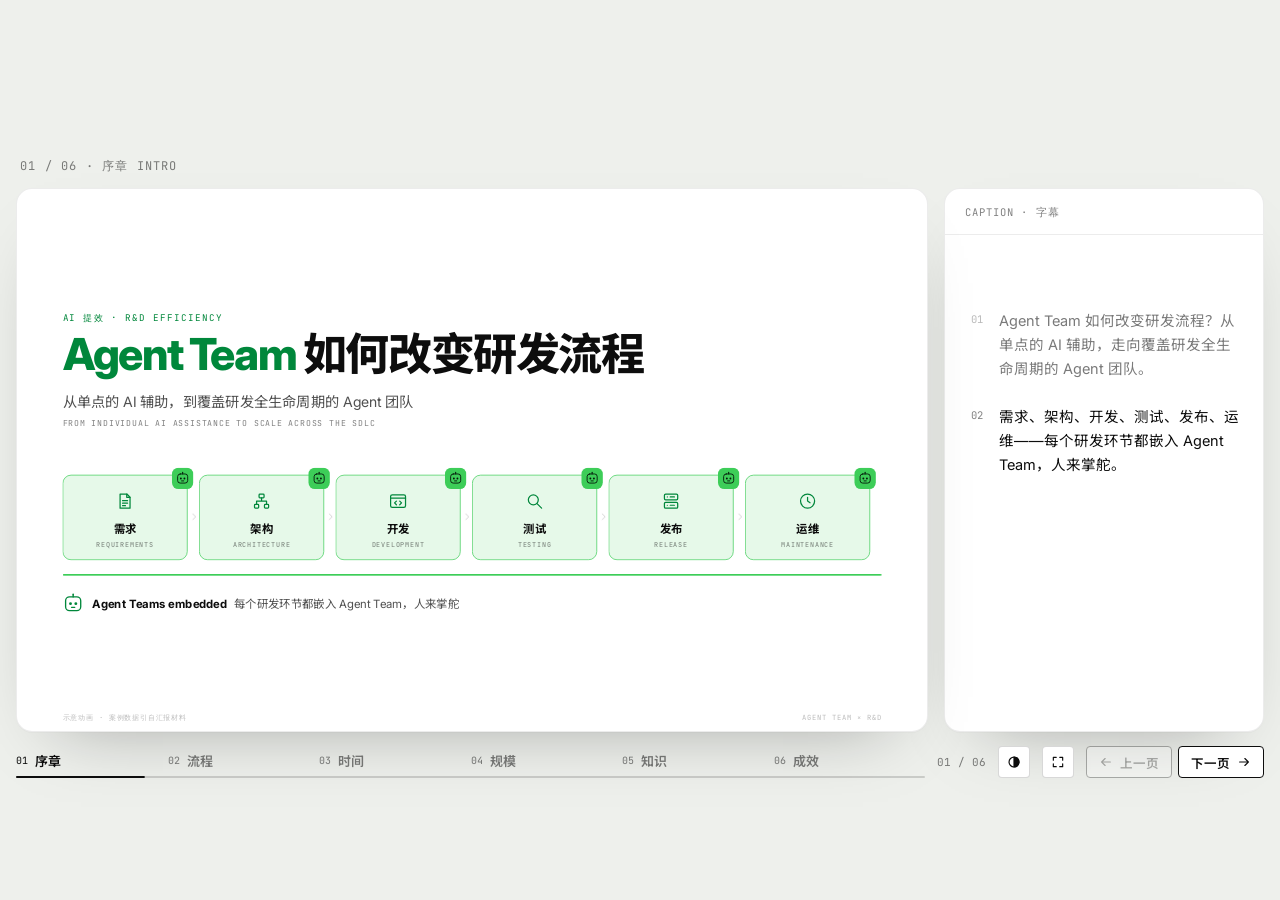
<file: site/agent-team/index.html>
<!doctype html>
<html lang="zh-CN">
<head>
  <meta charset="utf-8">
  <meta name="viewport" content="width=device-width, initial-scale=1">
  <title>Agent Team 研发提效</title>
  <meta name="description" content="动画：Agent Team 如何改变研发流程——传统研发 vs Agent 协同，在流程、时间、规模、知识与成效五个关键阶段的对比。">
  <link rel="preconnect" href="https://fonts.googleapis.com">
  <link rel="preconnect" href="https://fonts.gstatic.com" crossorigin>
  <link href="https://fonts.googleapis.com/css2?family=Inter:wght@400;500;600;700;800&family=JetBrains+Mono:wght@500;700&family=Noto+Sans+SC:wght@400;500;700;900&display=swap" rel="stylesheet">
  <link rel="stylesheet" href="styles.css">
  <script>
    try { const th = localStorage.getItem('agent-team-theme'); if (th) document.documentElement.dataset.theme = th; } catch (e) {}
  </script>
</head>
<body>
  <main class="app" id="app">
    <span class="section-label mono swap" id="kicker"></span>
    <div class="frame" id="frame">
      <div class="stage" id="stage">
        <div class="scenes" id="scenes"></div>
        <header class="head">
          <h1 class="title swap" id="title"></h1>
        </header>
        <footer class="foot mono"><span>示意动画 · 案例数据引自汇报材料</span><span>AGENT TEAM × R&amp;D</span></footer>
      </div>
    </div>

    <aside class="transcript" aria-label="字幕">
      <div class="tr-head">
        <span class="mono">CAPTION · 字幕</span>
      </div>
      <div class="tr-scroll" id="trScroll"><ol class="tr-list" id="trList" aria-live="polite"></ol></div>
    </aside>

    <nav class="bar" aria-label="播放控制">
      <ol class="tabs" id="tabs"></ol>
      <span class="time mono" id="page">01 / 06</span>
      <button class="btn icon" id="theme" type="button" title="切换明暗主题" aria-label="切换明暗主题">
        <svg class="ic" viewBox="0 0 24 24"><circle cx="12" cy="12" r="8.5"/><path d="M12 3.5a8.5 8.5 0 0 1 0 17z" fill="currentColor"/></svg>
      </button>
      <button class="btn icon" id="fs" type="button" title="全屏（F）" aria-label="全屏">
        <svg class="ic" viewBox="0 0 24 24"><path d="M4 9V4h5M20 9V4h-5M4 15v5h5M20 15v5h-5"/></svg>
      </button>
      <span class="nav">
        <button class="btn nav-btn" id="prev" type="button" title="上一页（←）">
          <svg class="ic" viewBox="0 0 24 24"><path d="M19.5 12h-15M10.5 6l-6 6 6 6"/></svg><span>上一页</span>
        </button>
        <button class="btn nav-btn" id="next" type="button" title="下一页（→）">
          <span>下一页</span><svg class="ic" viewBox="0 0 24 24"><path d="M4.5 12h15M13.5 6l6 6-6 6"/></svg>
        </button>
      </span>
    </nav>
  </main>

  <script src="kit.js"></script>
  <script src="chapters.js"></script>
  <script src="player.js"></script>
</body>
</html>
</file>
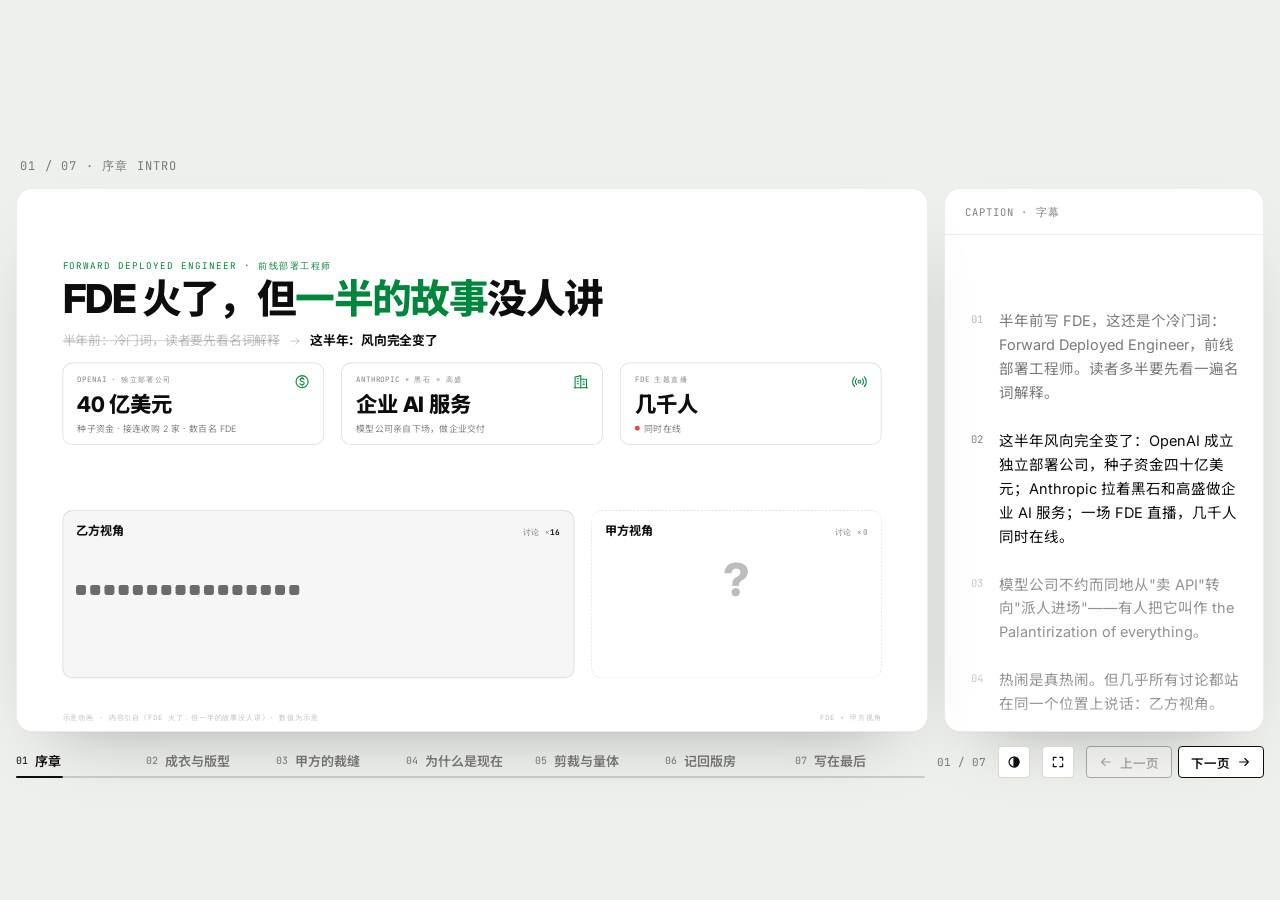
<file: site/fde/index.html>
<!doctype html>
<html lang="zh-CN">
<head>
  <meta charset="utf-8">
  <meta name="viewport" content="width=device-width, initial-scale=1">
  <title>FDE 的另一半故事</title>
  <meta name="description" content="动画：FDE 火了，但一半的故事没人讲——从成衣与版型、甲方的裁缝、为什么是现在、剪裁与量体，到记回版房。">
  <link rel="preconnect" href="https://fonts.googleapis.com">
  <link rel="preconnect" href="https://fonts.gstatic.com" crossorigin>
  <link href="https://fonts.googleapis.com/css2?family=Inter:wght@400;500;600;700;800&family=JetBrains+Mono:wght@500;700&family=Noto+Sans+SC:wght@400;500;700;900&display=swap" rel="stylesheet">
  <link rel="stylesheet" href="styles.css">
  <script>
    try { const th = localStorage.getItem('fde-theme'); if (th) document.documentElement.dataset.theme = th; } catch (e) {}
  </script>
</head>
<body>
  <main class="app" id="app">
    <span class="section-label mono swap" id="kicker"></span>
    <div class="frame" id="frame">
      <div class="stage" id="stage">
        <div class="scenes" id="scenes"></div>
        <header class="head">
          <h1 class="title swap" id="title"></h1>
        </header>
        <footer class="foot mono"><span>示意动画 · 内容引自《FDE 火了，但一半的故事没人讲》· 数值为示意</span><span>FDE × 甲方视角</span></footer>
      </div>
    </div>

    <aside class="transcript" aria-label="字幕">
      <div class="tr-head">
        <span class="mono">CAPTION · 字幕</span>
      </div>
      <div class="tr-scroll" id="trScroll"><ol class="tr-list" id="trList" aria-live="polite"></ol></div>
    </aside>

    <nav class="bar" aria-label="播放控制">
      <ol class="tabs" id="tabs"></ol>
      <span class="time mono" id="page">01 / 07</span>
      <button class="btn icon" id="theme" type="button" title="切换明暗主题" aria-label="切换明暗主题">
        <svg class="ic" viewBox="0 0 24 24"><circle cx="12" cy="12" r="8.5"/><path d="M12 3.5a8.5 8.5 0 0 1 0 17z" fill="currentColor"/></svg>
      </button>
      <button class="btn icon" id="fs" type="button" title="全屏（F）" aria-label="全屏">
        <svg class="ic" viewBox="0 0 24 24"><path d="M4 9V4h5M20 9V4h-5M4 15v5h5M20 15v5h-5"/></svg>
      </button>
      <span class="nav">
        <button class="btn nav-btn" id="prev" type="button" title="上一页（←）">
          <svg class="ic" viewBox="0 0 24 24"><path d="M19.5 12h-15M10.5 6l-6 6 6 6"/></svg><span>上一页</span>
        </button>
        <button class="btn nav-btn" id="next" type="button" title="下一页（→）">
          <span>下一页</span><svg class="ic" viewBox="0 0 24 24"><path d="M4.5 12h15M13.5 6l6 6-6 6"/></svg>
        </button>
      </span>
    </nav>
  </main>

  <script src="kit.js"></script>
  <script src="chapters.js"></script>
  <script src="player.js"></script>
</body>
</html>
</file>
<file: site/agent-team/styles.css>
/* =========================================================================
   Agent Team 研发提效 — styles
   Motion vocabulary follows the reference diagram: rise-in with
   cubic-bezier(.16,1,.3,1) and ~70ms stagger, card reveal (21px + .975 scale),
   2–6px caption crossfades, .22s state colour changes, mono uppercase chrome.
   ========================================================================= */

:root {
  --page: #eef0ec;
  --stage: #ffffff;
  --team-bg: #f7fcf8;
  --ink: #0d0d0d;
  --ink-2: rgba(13, 13, 13, .72);
  --muted: rgba(13, 13, 13, .52);
  --faint: rgba(13, 13, 13, .28);
  --line: rgba(13, 13, 13, .16);
  --line-2: rgba(13, 13, 13, .08);
  --surface: rgba(13, 13, 13, .035);
  --surface-2: rgba(13, 13, 13, .07);
  --ai: #3dcd58;
  --ai-ink: #00873b;
  --ai-on: #04170a;
  --ai-soft: rgba(61, 205, 88, .13);
  --ai-line: rgba(61, 205, 88, .6);
  --warn: #d97a06;
  --warn-soft: rgba(232, 137, 12, .12);
  --warn-hatch: rgba(232, 137, 12, .38);
  --alert: #e5483e;
  --night: #0f2140;
  --night-k: .07;
  --shadow: 0 1px 0 rgba(0, 0, 0, .02), 0 30px 70px -40px rgba(0, 0, 0, .35);

  --e-rise: cubic-bezier(.16, 1, .3, 1);
  --e-card: cubic-bezier(.61, 1, .88, 1);
  --e-std: cubic-bezier(.4, 0, .2, 1);
  --e-back: cubic-bezier(.34, 1.56, .64, 1);

  --sans: "Inter", "Noto Sans SC", "PingFang SC", "Microsoft YaHei", system-ui, sans-serif;
  --mono: "JetBrains Mono", "SF Mono", ui-monospace, Menlo, monospace;
  color-scheme: light;
}

@media (prefers-color-scheme: dark) {
  :root:not([data-theme="light"]) {
    --page: #030805; --stage: #08130d; --team-bg: #0b1b12;
    --ink: #eaf3ec; --ink-2: rgba(234, 243, 236, .76); --muted: rgba(234, 243, 236, .54); --faint: rgba(234, 243, 236, .28);
    --line: rgba(234, 243, 236, .17); --line-2: rgba(234, 243, 236, .09); --surface: rgba(234, 243, 236, .04); --surface-2: rgba(234, 243, 236, .08);
    --ai: #4ade6a; --ai-ink: #7ef092; --ai-soft: rgba(74, 222, 106, .13); --ai-line: rgba(74, 222, 106, .55);
    --warn: #ffb14a; --warn-soft: rgba(255, 177, 74, .13); --warn-hatch: rgba(255, 177, 74, .4);
    --night: #000814; --night-k: .45;
    --shadow: 0 30px 80px -40px rgba(0, 0, 0, .9);
    color-scheme: dark;
  }
}
:root[data-theme="dark"] {
  --page: #030805; --stage: #08130d; --team-bg: #0b1b12;
  --ink: #eaf3ec; --ink-2: rgba(234, 243, 236, .76); --muted: rgba(234, 243, 236, .54); --faint: rgba(234, 243, 236, .28);
  --line: rgba(234, 243, 236, .17); --line-2: rgba(234, 243, 236, .09); --surface: rgba(234, 243, 236, .04); --surface-2: rgba(234, 243, 236, .08);
  --ai: #4ade6a; --ai-ink: #7ef092; --ai-soft: rgba(74, 222, 106, .13); --ai-line: rgba(74, 222, 106, .55);
  --warn: #ffb14a; --warn-soft: rgba(255, 177, 74, .13); --warn-hatch: rgba(255, 177, 74, .4);
  --night: #000814; --night-k: .45;
  --shadow: 0 30px 80px -40px rgba(0, 0, 0, .9);
  color-scheme: dark;
}

* { box-sizing: border-box; margin: 0; padding: 0; }
html, body { background: var(--page); color: var(--ink); font-family: var(--sans); -webkit-font-smoothing: antialiased; }
body { min-height: 100svh; display: grid; place-items: center; padding: 24px 16px; }
.mono { font-family: var(--mono); }
em { font-style: normal; }
button { font: inherit; color: inherit; }

.ic { width: 1em; height: 1em; fill: none; stroke: currentColor; stroke-width: 1.5; stroke-linecap: round; stroke-linejoin: round; display: inline-block; vertical-align: middle; }

/* ── agent character ── */
.agent { display: inline-block; width: 1em; height: 1em; line-height: 0; }
.agent svg { width: 100%; height: 100%; fill: none; stroke: currentColor; stroke-width: 1.5; stroke-linecap: round; stroke-linejoin: round; overflow: visible; }
.agent .solid { fill: currentColor; stroke: none; }
.agent .eyes-on { transform-origin: 12px 12.2px; animation: blink 4.6s infinite; }
.agent .eyes-off { opacity: 0; }
.agent.sleep .eyes-on { opacity: 0; }
.agent.sleep .eyes-off { opacity: 1; }
@keyframes blink { 0%, 93%, 100% { transform: scaleY(1); } 96% { transform: scaleY(.12); } }

/* ── app frame ── */
/* section label above the stage, transcript on the right, controls underneath both */
.app {
  --panel: 320px; --gap: 16px;
  --shift: 2vh; /* whole layout sits this far below centre; the height cap reserves room for it */
  position: relative; top: var(--shift);
  width: 100%; display: grid; justify-content: center; gap: 14px var(--gap);
  grid-template-columns: min(1280px, calc((100svh - 150px - 2 * var(--shift)) * 1280 / 764), calc(100% - var(--panel) - var(--gap))) var(--panel);
  grid-template-areas: "label ." "frame tr" "bar bar";
}
.app:fullscreen { top: 0; width: 100vw; height: 100vh; background: var(--page); padding: 20px 24px; align-content: center;
  grid-template-columns: min(calc((100vh - 140px) * 1280 / 764), calc(100% - var(--panel) - var(--gap))) var(--panel); }
.section-label { grid-area: label; align-self: end; padding-left: 4px; font-size: 12px; line-height: 16px; height: 16px; letter-spacing: .1em; color: var(--muted); }
.frame { grid-area: frame; position: relative; width: 100%; aspect-ratio: 1280 / 764; border-radius: 16px; overflow: hidden; background: var(--stage); border: 1px solid var(--line-2); box-shadow: var(--shadow); }
.stage { position: absolute; left: 0; top: 0; width: 1280px; height: 764px; transform-origin: 0 0; transform: scale(var(--s, 1)); }

/* ── slide header (title crossfade) ── */
.head { position: absolute; left: 64px; top: 55px; width: 1152px; z-index: 3; transition: opacity .4s var(--e-std); pointer-events: none; }
.stage.hero .head { opacity: 0; }
.swap { display: grid; }
.swap > .sw { grid-area: 1 / 1; transition: opacity .32s var(--e-std), transform .55s var(--e-rise); }
.swap > .sw.enter { opacity: 0; transform: translateY(6px); }
.swap > .sw.leave { opacity: 0; transform: translateY(-4px); }
.title { font-size: 38px; line-height: 46px; height: 46px; font-weight: 700; letter-spacing: -.02em; }
.title em, .hero-t em { color: var(--ai-ink); }
.title-n { margin-right: 18px; font-size: 38px; font-weight: 500; letter-spacing: -.02em; color: var(--faint); }
.foot { position: absolute; left: 64px; right: 64px; bottom: 13px; display: flex; justify-content: space-between; font-size: 10px; letter-spacing: .1em; color: var(--faint); pointer-events: none; }

/* ── scenes ── */
.scenes { position: absolute; inset: 0; }
.scene { position: absolute; inset: 0; transition: opacity .44s var(--e-card), filter .44s var(--e-card), translate .56s var(--e-card), scale .56s var(--e-card); }
.scene.leaving { opacity: 0; filter: blur(3px); translate: 0 11px; scale: .985; pointer-events: none; }
.scene > * { position: absolute; }

/* ── entrance vocabulary (one-way; scenes are rebuilt on seek) ── */
.rv, .rv-card { opacity: 0; }
.rv.in { animation: rise .8s var(--e-rise) both; animation-delay: calc(var(--i, 0) * 70ms); }
.rv-card.in { animation: cardIn .8s var(--e-card) both; animation-delay: calc(var(--i, 0) * 70ms); }
@keyframes rise { from { opacity: 0; translate: 0 16px; } to { opacity: 1; translate: 0 0; } }
@keyframes cardIn { from { opacity: 0; translate: 0 21px; scale: .975; } to { opacity: 1; translate: 0 0; scale: 1; } }

/* ── lanes ── */
.lane { left: 64px; width: 1152px; }
.lane-label { position: absolute; left: 0; top: 0; bottom: 0; width: 176px; border-radius: 12px; padding: 14px 16px 16px; display: flex; flex-direction: column; justify-content: space-between; background: var(--surface); border: 1px solid var(--line-2); }
.lane-b .lane-label { background: var(--ai-soft); border-color: var(--ai-line); }
.lane-tag { font-size: 10px; letter-spacing: .1em; color: var(--muted); }
.lane-b .lane-tag { color: var(--ai-ink); }
.lane-txt b { display: block; font-size: 21px; line-height: 1.2; font-weight: 700; letter-spacing: -.01em; }
.lane-b .lane-txt b { color: var(--ai-ink); }
.lane-txt small { display: block; margin-top: 6px; font-size: 12.5px; line-height: 1.45; color: var(--muted); }
.lane-body { position: absolute; left: 196px; top: 0; width: 956px; height: 100%; }
.lane-body > * { position: absolute; }

/* shared: station card bits */
.st-bar { position: absolute; left: 16px; right: 16px; bottom: 13px; height: 3px; border-radius: 2px; background: var(--line-2); overflow: hidden; }
.st-bar > i { position: absolute; inset: 0; background: var(--ink); transform-origin: 0 50%; transform: scaleX(0); }
.st-done { position: absolute; top: 9px; right: 9px; display: grid; place-items: center; width: 18px; height: 18px; border-radius: 50%; background: var(--ink); color: var(--stage); font-size: 12px; line-height: 0; opacity: 0; scale: .5; transition: opacity .2s, scale .45s var(--e-back); }
.st-done .ic { stroke-width: 2.4; }
.st-arr { top: 58px; width: 14px; font-size: 14px; line-height: 0; color: var(--faint); text-align: center; }
@keyframes bob { to { translate: 0 -3px; } }

/* ───────── 00 intro ───────── */
.hero-k { left: 64px; top: 172px; font-size: 13px; letter-spacing: .14em; color: var(--ai-ink); }
.hero-t { left: 64px; top: 198px; font-size: 62px; line-height: 1.12; font-weight: 800; letter-spacing: -.035em; }
.hero-s { left: 64px; top: 284px; font-size: 20px; line-height: 1.5; color: var(--ink-2); }
.hero-s span { display: block; margin-top: 6px; font-size: 11.5px; letter-spacing: .1em; color: var(--muted); }
.sdlc { left: 64px; top: 402px; width: 1152px; height: 124px; }
.sd { position: absolute; top: 0; width: 176px; height: 120px; border: 1px solid var(--line); border-radius: 12px; text-align: center; padding-top: 22px; background: var(--stage); transition: border-color .3s, background-color .3s; }
.sd-ic { display: block; font-size: 28px; line-height: 0; height: 28px; color: var(--ink-2); transition: color .3s; }
.sd b { display: block; margin-top: 12px; font-size: 16px; }
.sd small { display: block; margin-top: 4px; font-size: 9.5px; letter-spacing: .08em; color: var(--muted); }
.sd-badge { position: absolute; top: -11px; right: -9px; display: grid; place-items: center; width: 30px; height: 30px; border-radius: 9px; background: var(--ai); color: var(--ai-on); font-size: 20px; line-height: 0; opacity: 0; scale: .4; transition: opacity .2s, scale .5s var(--e-back); }
.sd-badge.in { opacity: 1; scale: 1; }
.sd.lit { border-color: var(--ai); background: var(--ai-soft); }
.sd.lit .sd-ic { color: var(--ai-ink); }
.sd-arr { position: absolute; top: 52px; width: 14px; font-size: 14px; line-height: 0; color: var(--faint); }
.sweep { left: 64px; top: 542px; width: 1152px; height: 2px; border-radius: 1px; background: var(--ai); transform-origin: 0 50%; transform: scaleX(0); }
.hero-e { left: 64px; top: 568px; display: flex; align-items: center; gap: 12px; font-size: 16px; color: var(--ink-2); }
.hero-e .agent { font-size: 30px; color: var(--ai-ink); }
.hero-e b { color: var(--ink); margin-right: 10px; }

/* ───────── 01 process: lane A ───────── */
.st { top: 6px; height: 120px; border: 1px solid var(--line); border-radius: 10px; background: var(--stage); text-align: center; padding-top: 16px; transition: border-color .22s, box-shadow .3s; }
.st-ic { display: block; height: 28px; font-size: 28px; line-height: 0; color: var(--faint); transition: color .22s; }
.st b { display: block; margin-top: 9px; font-size: 14.5px; color: var(--muted); transition: color .22s; }
.st small { display: block; margin-top: 3px; font-size: 12px; color: var(--muted); }
.st.active { border-color: var(--ink); box-shadow: 0 10px 26px -16px rgba(0, 0, 0, .45); }
.st.active .st-ic, .st.active b { color: var(--ink); }
.st.active .st-ic { animation: bob .45s ease-in-out infinite alternate; }
.st.done .st-ic, .st.done b { color: var(--ink-2); }
.st.done .st-done, .hs.done .st-done { opacity: 1; scale: 1; }

.ticket { left: 0; top: 0; width: 28px; will-change: transform; z-index: 2; }
.tk-card { display: grid; place-items: center; width: 28px; height: 34px; border: 1px solid var(--ink); border-radius: 4px; background: var(--stage); font-size: 18px; line-height: 0; opacity: 0; scale: .72; transition: opacity .2s, scale .5s var(--e-back), border-color .2s, color .2s, box-shadow .25s; }
.ticket.in .tk-card { opacity: 1; scale: 1; }
.ticket.waiting .tk-card { border-color: var(--warn); color: var(--warn); box-shadow: 0 0 0 5px var(--warn-soft); }
.tk-wait { position: absolute; top: 40px; left: 50%; translate: -50% 0; white-space: nowrap; font-size: 10.5px; color: var(--warn); opacity: 0; transition: opacity .2s; }
.ticket.waiting .tk-wait { opacity: 1; }
.tk-ok { position: absolute; top: -7px; right: -9px; display: grid; place-items: center; width: 17px; height: 17px; border-radius: 50%; background: var(--ink); color: var(--stage); font-size: 11px; line-height: 0; opacity: 0; scale: .5; transition: opacity .2s, scale .45s var(--e-back); }
.tk-ok .ic { stroke-width: 2.4; }
.ticket.ok .tk-ok { opacity: 1; scale: 1; }

.cyc { left: 0; top: 196px; width: 956px; height: 16px; display: flex; align-items: center; gap: 12px; font-size: 11.5px; color: var(--muted); }
.cyc-track { flex: 1; position: relative; height: 3px; border-radius: 2px; background: var(--line-2); overflow: hidden; }
.cyc-fill { position: absolute; inset: 0; background: var(--faint); transform-origin: 0 50%; transform: scaleX(0); }
.cyc-end em { color: var(--ink); font-weight: 700; opacity: 0; transition: opacity .3s; }
.cyc-end.done em { opacity: 1; }

/* ───────── 01 process: lane B ───────── */
.hum { left: 0; top: 16px; width: 150px; text-align: center; }
.hum-ic { display: inline-grid; place-items: center; width: 52px; height: 52px; border-radius: 50%; background: var(--ai-soft); color: var(--ai-ink); font-size: 28px; line-height: 0; transition: box-shadow .3s; }
.hum.ping .hum-ic { box-shadow: 0 0 0 6px var(--ai-soft); }
.hum-roles { list-style: none; margin-top: 16px; text-align: left; display: grid; gap: 9px; }
.hum-roles li { display: flex; gap: 7px; align-items: center; font-size: 12px; line-height: 1.3; color: var(--muted); transition: color .22s; }
.hum-roles li i { flex: none; display: grid; place-items: center; width: 17px; height: 17px; border-radius: 50%; border: 1px solid var(--line); font-style: normal; font-size: 10px; font-family: var(--mono); transition: background-color .22s, color .22s, border-color .22s; }
.hum-roles li.on { color: var(--ink); }
.hum-roles li.on i { background: var(--ai); border-color: var(--ai); color: var(--ai-on); }
.flow-arrow { width: 20px; font-size: 20px; line-height: 0; color: var(--ai-ink); }

.team { left: 184px; top: 0; width: 480px; height: 282px; border-radius: 14px; background: var(--team-bg); }
.team::before { content: ""; position: absolute; inset: 0; border: 1.5px dashed var(--ai-line); border-radius: 14px; pointer-events: none; }
.team-head { position: absolute; left: 14px; right: 14px; top: 11px; display: flex; justify-content: space-between; align-items: center; font-size: 10px; letter-spacing: .08em; color: var(--ai-ink); }
.guard { display: flex; gap: 5px; align-items: center; font-size: 11.5px; }
.guard .ic { font-size: 14px; }
.team-lines { position: absolute; left: 0; top: 0; width: 480px; height: 282px; overflow: visible; }
.ln-base { stroke: var(--line); stroke-width: 1.2; }
.ln-on { stroke: var(--ai); stroke-width: 2; stroke-dasharray: 1; stroke-dashoffset: 1; transition: stroke-dashoffset .45s var(--e-std); }
.ln-on.on { stroke-dashoffset: 0; }
.node { position: absolute; width: 0; height: 0; }
.node .disc { position: absolute; left: -24px; top: -24px; width: 48px; height: 48px; border-radius: 50%; display: grid; place-items: center; background: var(--stage); border: 1px solid var(--line); font-size: 22px; line-height: 0; color: var(--ink-2); transition: border-color .22s, color .22s, background-color .22s, box-shadow .3s; }
.node .lbl { position: absolute; left: -46px; width: 92px; top: 29px; text-align: center; line-height: 1.15; background: var(--team-bg); border-radius: 4px; padding: 1px 0 2px; }
.node .lbl b { display: block; font-size: 12.5px; }
.node .lbl small { display: block; font-size: 8.5px; letter-spacing: .06em; color: var(--muted); margin-top: 2px; }
.ring { position: absolute; left: -28px; top: -28px; width: 56px; height: 56px; rotate: -90deg; overflow: visible; opacity: 0; transition: opacity .2s; }
.node.busy .ring, .node.ok .ring { opacity: 1; }
.ring-fg { fill: none; stroke: var(--ai); stroke-width: 2.5; stroke-linecap: round; stroke-dasharray: 1; stroke-dashoffset: 1; }
.node.busy .disc { border-color: var(--ai); color: var(--ai-ink); }
.node.ok .disc { background: var(--ai); border-color: var(--ai); color: var(--ai-on); }
.lead .disc { left: -30px; top: -30px; width: 60px; height: 60px; background: var(--ink); border-color: var(--ink); color: var(--stage); font-size: 32px; }
.lead .lbl { top: 37px; }
.lead.busy .disc { background: var(--ink); color: var(--stage); box-shadow: 0 0 0 6px var(--ai-soft), 0 0 0 1.5px var(--ai); }
.tok { position: absolute; left: 0; top: 0; width: 18px; height: 18px; border-radius: 5px; background: var(--ai); box-shadow: 0 0 0 3px var(--ai-soft); opacity: 0; will-change: transform, opacity; z-index: 3; pointer-events: none; }
.tok.mini { width: 12px; height: 12px; border-radius: 3px; }

.appr { left: 700px; top: 84px; width: 130px; text-align: center; }
.appr-c { display: block; width: 56px; height: 56px; margin: 0 auto; }
.appr-c svg { width: 56px; height: 56px; overflow: visible; }
.appr-ring { fill: var(--stage); stroke: var(--line); stroke-width: 1.2; transition: stroke .22s, fill .22s; }
.appr-ck { fill: none; stroke: var(--ink); stroke-width: 2.5; stroke-linecap: round; stroke-linejoin: round; stroke-dasharray: 1; stroke-dashoffset: 1; transition: stroke-dashoffset .35s var(--e-std), stroke .22s; }
.appr.go .appr-ring { stroke: var(--ai); fill: var(--ai-soft); }
.appr.go .appr-ck { stroke-dashoffset: 0; stroke: var(--ai-ink); }
.appr b, .dlv b { display: block; margin-top: 10px; font-size: 13px; }
.appr small { display: block; margin-top: 2px; font-size: 9px; letter-spacing: .06em; color: var(--muted); }
.dlv { left: 862px; top: 84px; width: 94px; text-align: center; }
.dlv-ic { display: grid; place-items: center; width: 56px; height: 56px; margin: 0 auto; border-radius: 12px; background: var(--ai-soft); color: var(--ai-ink); font-size: 32px; line-height: 0; }
.dlv-n { display: block; margin-top: 4px; font-size: 26px; font-weight: 700; color: var(--ai-ink); font-variant-numeric: tabular-nums; }

/* ───────── 02 time ───────── */
.night-tint { inset: 0; background: var(--night); opacity: calc(var(--nf, 0) * var(--night-k)); pointer-events: none; }
/* sits on the title's line (same top, same 46px row); the DAY label hangs below, outside the row */
.clock { right: 64px; top: 55px; height: 46px; display: flex; align-items: center; gap: 14px; z-index: 4; }
.clock-ic { position: relative; width: 32px; height: 32px; font-size: 32px; line-height: 0; }
.clock-ic > span { position: absolute; inset: 0; transition: opacity .5s, rotate .8s var(--e-rise); }
.clock-ic .sun { color: var(--warn); }
.clock-ic .moon { color: var(--ink-2); opacity: 0; rotate: -40deg; }
.clock.night .sun { opacity: 0; rotate: 40deg; }
.clock.night .moon { opacity: 1; rotate: 0deg; }
.clock-t { font-size: 38px; font-weight: 700; letter-spacing: -.02em; line-height: 46px; font-variant-numeric: tabular-nums; }
.clock-d { position: absolute; right: 0; top: 100%; margin-top: 2px; font-size: 11px; color: var(--muted); letter-spacing: .12em; white-space: nowrap; }

.vig { left: 0; top: 0; width: 236px; height: 170px; }
.pill { position: absolute; left: 0; top: 0; display: inline-flex; align-items: center; gap: 7px; height: 24px; padding: 0 10px; border-radius: 12px; border: 1px solid var(--line); font-size: 11px; white-space: nowrap; transition: border-color .3s, color .3s; }
.pill > i { width: 7px; height: 7px; border-radius: 50%; background: var(--ai); transition: background-color .3s; }
.pill.off { color: var(--warn); border-color: var(--warn); }
.pill.off > i { background: var(--warn); }
.pill.live > i { animation: live 1.2s ease-in-out infinite; }
@keyframes live { 50% { opacity: .25; } }
.desk { position: absolute; left: 0; top: 140px; width: 214px; height: 1.5px; background: var(--line); }
.lap { position: absolute; left: 96px; top: 100px; font-size: 40px; line-height: 0; color: var(--ink-2); transition: opacity .4s; }
.vig.away .lap { opacity: .3; }
.actor { position: absolute; left: 24px; top: 78px; font-size: 60px; line-height: 0; will-change: transform, opacity; }
.lane-b .actor { color: var(--ai-ink); }
.home { position: absolute; left: 160px; top: 84px; font-size: 52px; line-height: 0; color: var(--faint); transition: color .4s; }
.home.lit { color: var(--ink-2); }
.zz { position: absolute; left: 198px; top: 62px; width: 30px; height: 30px; font-size: 13px; font-weight: 700; color: var(--ink-2); }
.zz i { position: absolute; left: 0; top: 10px; font-style: normal; opacity: 0; }
.zz.on i { animation: zz 2.2s ease-out infinite; }
.zz.on i:last-child { animation-delay: 1.1s; font-size: 17px; }
@keyframes zz { 0% { opacity: 0; translate: 0 6px; } 30% { opacity: 1; } 100% { opacity: 0; translate: 12px -20px; } }
.night-moon { position: absolute; left: 178px; top: 46px; font-size: 30px; line-height: 0; color: var(--ink-2); opacity: 0; translate: 0 8px; transition: opacity .5s, translate .7s var(--e-rise); }
.night-moon.in { opacity: 1; translate: 0 0; }

.out { left: 260px; top: 0; width: 696px; height: 150px; }
.out-head { display: flex; align-items: baseline; gap: 8px; height: 28px; font-size: 12px; color: var(--muted); }
.out-head b { font-size: 24px; line-height: 1; color: var(--ink); margin-right: 16px; font-variant-numeric: tabular-nums; }
.lane-b .out-head .n-done { color: var(--ai-ink); }
.out-head .n-wait { color: var(--warn); }
.sum { margin-left: auto; align-self: center; padding: 5px 12px; border-radius: 14px; background: var(--surface-2); color: var(--ink); font-size: 13px; opacity: 0; translate: 0 6px; transition: opacity .3s, translate .6s var(--e-rise); }
.sum b { font-size: 14px; margin: 0; }
.lane-b .sum { background: var(--ai); color: var(--ai-on); }
.lane-b .sum b { color: var(--ai-on); }
.sum.in { opacity: 1; translate: 0 0; }
.grid { position: absolute; left: 0; top: 40px; display: grid; grid-template-columns: repeat(12, 46px); gap: 10px; }
.slot { position: relative; width: 46px; height: 46px; border-radius: 7px; border: 1px solid var(--line-2); overflow: hidden; transition: border-color .2s, background-color .25s; }
.slot .fill { position: absolute; inset: 0; background: var(--surface-2); transform-origin: 50% 100%; transform: scaleY(0); }
.slot .ck, .slot .wc { position: absolute; inset: 0; display: grid; place-items: center; font-size: 20px; line-height: 0; opacity: 0; scale: .6; transition: opacity .2s, scale .45s var(--e-back); }
.slot .ck .ic { stroke-width: 2.2; }
.slot.done { border-color: transparent; background: var(--ink); }
.slot.done .fill { opacity: 0; }
.slot.done .ck { opacity: 1; scale: 1; color: var(--stage); }
.lane-b .slot.done { background: var(--ai); }
.lane-b .slot.done .ck { color: var(--ai-on); }
.slot.wait { border: 1px dashed var(--warn); background: var(--warn-soft); }
.slot.wait .wc { opacity: 1; scale: 1; color: var(--warn); }

.tl { left: 0; top: 184px; width: 956px; height: 40px; }
.tl-track { display: grid; grid-template-columns: repeat(24, 1fr); gap: 2px; height: 10px; }
.tl-track > i { position: relative; border-radius: 2px; background: var(--line-2); overflow: hidden; }
.tl-track > i > i { position: absolute; inset: 0; background: var(--ink-2); transform-origin: 0 50%; transform: scaleX(0); }
.lane-b .tl-track > i > i { background: var(--ai); }
.tl-track > i.off { background: repeating-linear-gradient(135deg, var(--warn-hatch) 0 2px, transparent 2px 5px); }
.tl-head { position: absolute; left: 0; top: -5px; width: 2px; height: 20px; border-radius: 1px; background: var(--ink); will-change: transform; }
.tl-lab { position: absolute; top: 20px; font-size: 10px; color: var(--muted); translate: -50% 0; }
.tl-lab.at-start { translate: 0 0; }      /* flush with the ruler's left end */
.tl-lab.at-end { translate: -100% 0; }    /* flush with the ruler's right end */

/* ───────── 03 scale ───────── */
/* icon + two-line label, centred vertically in the card */
.hs { top: 4px; height: 84px; display: flex; align-items: center; gap: 10px; padding: 0 14px; border: 1px solid var(--line); border-radius: 10px; background: var(--stage); transition: border-color .22s, box-shadow .3s; }
.hs-ic { flex: none; font-size: 22px; line-height: 0; color: var(--faint); transition: color .22s; }
.hs-txt { display: flex; flex-direction: column; gap: 4px; min-width: 0; }
.hs b { font-size: 14.5px; line-height: 1.2; color: var(--muted); white-space: nowrap; transition: color .22s; }
.hs small { font-size: 9.5px; line-height: 1.2; letter-spacing: .08em; color: var(--muted); }
.hs.active { border-color: var(--ink); box-shadow: 0 10px 26px -16px rgba(0, 0, 0, .45); }
.hs.active .hs-ic, .hs.active b { color: var(--ink); }
.hs.done .hs-ic, .hs.done b { color: var(--ink-2); }
.pool { left: 0; top: 100px; width: 120px; height: 24px; display: flex; justify-content: center; gap: 4px; will-change: transform; }
.pool > i { font-size: 20px; line-height: 0; color: var(--ink-2); opacity: 0; scale: .5; transition: opacity .3s, scale .5s var(--e-back), translate .6s var(--e-rise), color .2s; }
.pool > i.in { opacity: 1; scale: 1; }
.pool > i.in.gone { opacity: 0; translate: 0 10px; scale: .8; color: var(--alert); }
.ruler { left: 0; top: 146px; width: 956px; height: 40px; }
.ruler-track { position: relative; display: block; height: 3px; border-radius: 2px; background: var(--line-2); overflow: hidden; }
.ruler-fill { position: absolute; inset: 0; background: var(--warn); transform-origin: 0 50%; transform: scaleX(0); }
.ruler span { position: absolute; top: 12px; font-size: 11.5px; color: var(--muted); white-space: nowrap; }
.ruler-end em { color: var(--warn); font-weight: 700; opacity: 0; transition: opacity .3s; }
.ruler-end.done em { opacity: 1; }

.tpl { left: 0; top: 0; width: 176px; height: 198px; display: flex; flex-direction: column; border: 1px solid var(--ink); border-radius: 12px; padding: 14px 16px 16px; background: var(--stage); transition: box-shadow .35s; }
.tpl.go { box-shadow: 0 0 0 6px var(--ai-soft), 0 0 0 1.5px var(--ai); }
.tpl-k { font-size: 9.5px; letter-spacing: .08em; color: var(--ai-ink); }
.tpl b { display: block; margin-top: 4px; font-size: 17px; }
.tpl-faces { display: flex; gap: 7px; margin-top: 12px; font-size: 28px; color: var(--ai-ink); }
.tpl ul { list-style: none; margin-top: auto; display: grid; gap: 7px; font-size: 12px; color: var(--ink-2); }
.tpl li { display: flex; gap: 6px; align-items: center; }
.tpl li .ic { font-size: 13px; color: var(--ai-ink); stroke-width: 2; }
.copy-ic { left: 184px; top: 88px; font-size: 22px; line-height: 0; color: var(--faint); transition: color .3s, scale .4s var(--e-back); }
.copy-ic.go { color: var(--ai-ink); scale: 1.15; }
.colh { top: 0; font-size: 11px; letter-spacing: .06em; color: var(--muted); }
.chip { height: 58px; border: 1px solid var(--line); border-radius: 8px; background: var(--stage); display: flex; align-items: center; gap: 7px; padding: 0 8px; font-size: 11.5px; line-height: 1.25; font-weight: 500; opacity: 0; scale: .88; transition: opacity .25s, scale .55s var(--e-back), border-color .5s, box-shadow .5s; }
.chip.in { opacity: 1; scale: 1; }
.chip.fresh { border-color: var(--ai); box-shadow: 0 0 0 4px var(--ai-soft); }
.chip .agent { flex: none; font-size: 22px; color: var(--ai-ink); }
/* team chips: agent icon stacked above a centred name */
.chip-v { height: 68px; flex-direction: column; justify-content: center; gap: 5px; padding: 0 8px; text-align: center; }
.chip-v .agent { font-size: 20px; }
.chip-new { border-color: var(--ai); }
.chip-new span { font-weight: 700; }
.chip-new em { display: block; margin-top: 3px; font-size: 10px; font-weight: 500; color: var(--ai-ink); letter-spacing: .04em; }
.ghost { left: 0; top: 0; width: 40px; height: 28px; border: 1.5px solid var(--ai); border-radius: 6px; background: var(--ai-soft); opacity: 0; will-change: transform, opacity; pointer-events: none; }
.stat { top: auto; bottom: 8px; width: 240px; /* bottom edge level with the 新场景 chip (214 + 58 = 272 of 280) */ display: flex; align-items: flex-end; gap: 12px; }
.stat > b { font-size: 58px; line-height: .9; font-weight: 700; letter-spacing: -.04em; color: var(--ai-ink); font-variant-numeric: tabular-nums; }
.stat > span { padding-bottom: 3px; font-size: 15px; font-weight: 700; line-height: 1.25; }
.stat small { display: block; margin-top: 2px; font-size: 12px; font-weight: 400; color: var(--muted); }

/* ───────── 04 knowledge ───────── */
.eng { top: 0; width: 140px; height: 160px; }
.bub { position: absolute; left: 4px; top: 8px; width: 132px; height: 46px; border: 1px solid var(--line); border-radius: 12px; display: flex; align-items: center; justify-content: center; gap: 5px; background: var(--stage); transition: opacity .4s .5s, border-color .3s; }
.bub::after { content: ""; position: absolute; left: 50%; bottom: -5px; width: 9px; height: 9px; margin-left: -4.5px; rotate: 45deg; background: var(--stage); border-right: 1px solid var(--line); border-bottom: 1px solid var(--line); }
.bub span { padding: 3px 6px; border-radius: 4px; background: var(--surface-2); font-size: 10.5px; font-weight: 600; white-space: nowrap; transition: opacity .5s, translate .8s var(--e-std), rotate .8s var(--e-std); transition-delay: calc(var(--j, 0) * 120ms); }
.eng .p { position: absolute; left: 48px; top: 70px; font-size: 44px; line-height: 0; color: var(--ink-2); transition: opacity .5s, translate .6s var(--e-std); }
.eng .nm { position: absolute; left: 0; top: 122px; width: 140px; text-align: center; font-size: 9.5px; letter-spacing: .08em; color: var(--muted); transition: opacity .4s; }
.eng.gone .p { opacity: 0; translate: 0 16px; }
.eng.gone .nm { opacity: 0; }
.eng.gone .bub span { opacity: 0; translate: 0 56px; rotate: 24deg; }
.eng.gone .bub span:last-child { rotate: -18deg; }
.eng.gone .bub { opacity: 0; }
.newbie { opacity: 0; translate: 0 10px; transition: opacity .4s, translate .7s var(--e-rise); }
.newbie.in { opacity: 1; translate: 0 0; }
.newbie .p { color: var(--muted); }
.newbie .bub { border-style: dashed; }
.newbie .q { background: none; font-size: 18px; font-weight: 700; color: var(--warn); }
.newbie .late { opacity: 0; }
.newbie .late.in { opacity: .5; }
.ask { top: 94px; height: 2px; border-top: 1.5px dashed var(--line); transition: opacity .4s; }
.ask .dot { position: absolute; top: -4.5px; left: 0; width: 7px; height: 7px; margin-left: -3.5px; border-radius: 50%; background: var(--warn); opacity: 0; transition: opacity .2s; }
.ask.on .dot { opacity: 1; }
.ask.cut { opacity: .25; }
.vacant { top: 0; width: 140px; height: 160px; opacity: 0; transition: opacity .35s; }
.vacant.in { opacity: 1; }
.vac-box { position: absolute; left: 44px; top: 66px; width: 52px; height: 52px; display: grid; place-items: center; border: 1.5px dashed var(--warn); border-radius: 10px; background: var(--warn-soft); color: var(--warn); font-family: var(--mono); font-size: 24px; font-weight: 700; line-height: 1; scale: .8; transition: scale .55s var(--e-back); }
.vacant.in .vac-box { scale: 1; }
.vacant .nm { position: absolute; left: 0; top: 124px; width: 140px; text-align: center; font-size: 9.5px; letter-spacing: .08em; color: var(--warn); }
.eng-tag { top: 150px; width: 180px; text-align: center; font-size: 12px; font-weight: 700; color: var(--warn); opacity: 0; translate: 0 6px; transition: opacity .3s, translate .6s var(--e-rise); }
.eng-tag.in { opacity: 1; translate: 0 0; }

.links { left: 0; top: 0; width: 956px; height: 250px; overflow: visible; }
.lk { stroke: var(--ai-line); stroke-width: 1.5; stroke-dasharray: 1; stroke-dashoffset: 1; transition: stroke-dashoffset .6s var(--e-std); }
.lk.on { stroke-dashoffset: 0; }
.kd { fill: var(--ai); opacity: 0; }
.kd.down { fill: var(--ink); }
.ag { top: 0; width: 80px; text-align: center; }
.ag .agent { display: block; margin: 14px auto 0; font-size: 46px; color: var(--ai-ink); }
.ag > span { display: block; margin-top: 6px; font-size: 9.5px; letter-spacing: .08em; color: var(--muted); }
.ag-ok { position: absolute; top: 4px; right: 8px; display: grid; place-items: center; width: 18px; height: 18px; border-radius: 50%; background: var(--ai); color: var(--ai-on); font-size: 12px; line-height: 0; opacity: 0; scale: .5; transition: opacity .2s, scale .45s var(--e-back); }
.ag-ok .ic { stroke-width: 2.4; }
.ag-ok.in { opacity: 1; scale: 1; }
.newag { opacity: 0; scale: .7; transition: opacity .25s, scale .55s var(--e-back); }
.newag.in { opacity: 1; scale: 1; }
.newag > span { color: var(--ai-ink); }
.ag-tag { top: 96px; width: 150px; text-align: right; font-size: 12px; line-height: 1.35; font-weight: 700; color: var(--ai-ink); opacity: 0; translate: 0 6px; transition: opacity .3s, translate .6s var(--e-rise); }
.ag-tag.in { opacity: 1; translate: 0 0; }
.kb { left: 0; top: 182px; width: 956px; height: 58px; border: 1.5px solid var(--ai); border-radius: 12px; background: var(--ai-soft); transition: box-shadow .4s; }
.kb.absorb { box-shadow: 0 0 0 6px var(--ai-soft); }
.kb-l { position: absolute; left: 14px; top: 0; height: 100%; display: flex; align-items: center; gap: 10px; color: var(--ai-ink); }
.kb-l > .ic { font-size: 26px; }
.kb-l b { display: block; font-size: 14px; color: var(--ink); }
.kb-l small { display: block; margin-top: 2px; font-size: 8.5px; letter-spacing: .06em; }
.kb-c { position: absolute; top: 11px; width: 86px; height: 34px; display: grid; place-items: center; border-radius: 7px; border: 1px solid var(--line); background: var(--stage); font-size: 11.5px; font-weight: 700; opacity: 0; translate: 0 8px; transition: opacity .3s, translate .6s var(--e-rise); }
.kb-c.in { opacity: 1; translate: 0 0; }
.kb-new { background: var(--ai); border-color: var(--ai); color: var(--ai-on); }

/* ───────── 05 impact ───────── */
.case { top: 186px; width: 368px; height: 356px; border: 1px solid var(--line); border-radius: 14px; padding: 20px 24px; background: var(--stage); transition: border-color .3s, box-shadow .4s; }
.case.live { border-color: var(--ink); box-shadow: 0 16px 40px -24px rgba(0, 0, 0, .4); }
.case-id { font-size: 11px; letter-spacing: .06em; color: var(--muted); }
.case-ic { position: absolute; right: 22px; top: 20px; font-size: 30px; line-height: 0; color: var(--ink-2); }
.case h3 { margin-top: 8px; font-size: 22px; letter-spacing: -.01em; }
.case-en { margin-top: 2px; font-size: 13px; color: var(--muted); }
.case-tags { display: flex; gap: 6px; margin-top: 10px; }
.case-tags span { padding: 3px 8px; border-radius: 5px; background: var(--surface-2); font-size: 11.5px; color: var(--ink-2); }
.cmp { position: absolute; left: 24px; right: 24px; top: 150px; }
.row { display: grid; grid-template-columns: 50px 1fr 62px; align-items: center; gap: 10px; height: 34px; }
.rl { font-size: 10.5px; letter-spacing: .06em; color: var(--muted); }
.ai .rl { color: var(--ai-ink); }
.track { position: relative; height: 10px; border-radius: 5px; background: var(--line-2); overflow: hidden; }
.track .f { position: absolute; left: 0; top: 0; bottom: 0; width: 100%; background: var(--ink-2); transform-origin: 0 50%; transform: scaleX(0); }
.kind-range .trad .f, .track .f2 { width: 50%; }
.track .f2 { position: absolute; left: 50%; top: 0; bottom: 0; background: repeating-linear-gradient(135deg, var(--ink-2) 0 2px, transparent 2px 5px); transform-origin: 0 50%; transform: scaleX(0); }
.ai .track .f { background: var(--ai); }
.v { font-size: 13px; text-align: right; font-variant-numeric: tabular-nums; }
.ai .v { color: var(--ai-ink); }
.plus { display: inline-block; margin: 6px 0 0 60px; padding: 3px 8px; border-radius: 5px; border: 1px solid var(--ai-line); color: var(--ai-ink); font-size: 11.5px; font-weight: 600; opacity: 0; translate: 0 4px; transition: opacity .3s, translate .5s var(--e-rise); }
.plus.in { opacity: 1; translate: 0 0; }
.drow { display: grid; grid-template-columns: 1fr auto; row-gap: 7px; margin-bottom: 12px; }
.drow .v { font-size: 12px; }
.dots { grid-column: 1 / -1; display: flex; align-items: center; gap: 2.8px; height: 8px; }
.dots span { display: flex; gap: 2px; }
.ai .dots { gap: 5px; }
.dots i { width: 4.5px; height: 8px; border-radius: 1.5px; background: var(--line); transition: background-color .15s; }
.trad .dots i.on { background: var(--ink-2); }
.ai .dots span.on i { background: var(--ai); }
.res { position: absolute; left: 20px; right: 20px; bottom: 20px; height: 58px; border-radius: 10px; background: var(--surface-2); display: flex; align-items: center; justify-content: center; gap: 12px; opacity: .35; transition: opacity .3s, background-color .35s, color .35s; }
.res b { font-size: 26px; letter-spacing: -.02em; }
.res span { font-size: 15px; font-weight: 700; line-height: 1.2; }
.res small { display: block; font-size: 9px; font-weight: 500; letter-spacing: .08em; opacity: .75; }
.res.in { opacity: 1; background: var(--ai); color: var(--ai-on); animation: popRes .55s var(--e-back); }
@keyframes popRes { from { scale: .94; } to { scale: 1; } }
.closing { left: 64px; top: 572px; width: 1152px; padding-left: 22px; }
.cl-bar { position: absolute; left: 0; top: 2px; bottom: 2px; width: 4px; border-radius: 2px; background: var(--ai); transform-origin: 50% 0; transform: scaleY(0); }
.cl-zh { font-size: 30px; line-height: 1.3; font-weight: 700; letter-spacing: -.01em; }
.cl-zh span { display: inline-block; white-space: pre; }
.cl-zh .hl { color: var(--ai-ink); }
.cl-zh .hn { color: var(--muted); }
.cl-en { margin-top: 10px; font-size: 11px; letter-spacing: .08em; color: var(--muted); }

/* ── player chrome ── */
/* ── transcript panel ── */
.transcript {
  grid-area: tr; contain: size; min-height: 0; display: flex; flex-direction: column;
  border: 1px solid var(--line-2); border-radius: 16px; background: var(--stage); box-shadow: var(--shadow); overflow: hidden;
}
.tr-head { display: flex; justify-content: space-between; align-items: center; gap: 10px; padding: 16px 20px 14px; border-bottom: 1px solid var(--line-2); font-size: 10.5px; letter-spacing: .1em; color: var(--muted); }
.tr-scroll {
  position: relative; flex: 1; min-height: 0; overflow-y: auto; padding: 14px 12px 28px; scrollbar-width: thin;
  -webkit-mask-image: linear-gradient(to bottom, transparent 0, #000 14px, #000 calc(100% - 28px), transparent);
  mask-image: linear-gradient(to bottom, transparent 0, #000 14px, #000 calc(100% - 28px), transparent);
}
.tr-list { list-style: none; display: grid; gap: 4px; }
.tr-list button {
  position: relative; width: 100%; display: grid; grid-template-columns: 20px 1fr; gap: 8px;
  padding: 10px 12px 10px 14px; border: 0; border-radius: 10px; background: none; text-align: left; cursor: pointer;
  opacity: .45; transition: opacity .45s var(--e-std), background-color .3s;
}
.tr-list button.past { opacity: .55; }
.tr-list button:hover { opacity: .8; }
.tr-list button.now { opacity: 1; }
.tr-t { padding-top: 3px; font-size: 10.5px; color: var(--muted); font-variant-numeric: tabular-nums; }
.tr-x { font-size: 14.5px; line-height: 1.65; color: var(--ink); }

.bar { grid-area: bar; display: flex; align-items: center; gap: 12px; }
.btn { display: inline-flex; align-items: center; justify-content: center; gap: 9px; height: 32px; padding: 0 12px; border: 1px solid var(--ink); border-radius: 4px; background: var(--stage); cursor: pointer; font-family: var(--mono); font-size: 10.5px; font-weight: 700; letter-spacing: .06em; transition: background-color .14s, color .14s; }
.btn:hover { background: var(--surface-2); }
.btn:focus-visible, .tabs button:focus-visible { outline: 2px solid var(--ai); outline-offset: 2px; }
.btn .ic { font-size: 14px; stroke-width: 2; }
.btn.icon { width: 32px; padding: 0; border-color: var(--line); }
.nav { display: flex; gap: 6px; }
.nav-btn { gap: 7px; padding: 0 12px; }
.nav-btn span { font-family: var(--sans); font-size: 12.5px; font-weight: 600; letter-spacing: 0; }
.btn:disabled { opacity: .3; cursor: default; }
.btn:disabled:hover { background: var(--stage); }
/* one continuous progress line; hovering the tabs splits it into chapter segments */
.tabs { flex: 1; list-style: none; display: grid; grid-template-columns: repeat(6, 1fr); gap: 0; min-width: 0; }
.tabs button { width: 100%; display: grid; grid-template-columns: auto 1fr; align-items: center; column-gap: 7px; row-gap: 6px; padding: 4px 0 0; border: 0; background: none; cursor: pointer; text-align: left; color: var(--muted); transition: color .22s; }
.tabs button:hover, .tabs button.on { color: var(--ink); }
.tab-n { font-size: 10px; }
.tab-l { padding-right: 8px; font-size: 13px; font-weight: 600; white-space: nowrap; overflow: hidden; text-overflow: ellipsis; }
.tab-p { grid-column: 1 / -1; position: relative; height: 2px; margin-right: 0; border-radius: 0; background: var(--line); overflow: hidden; transition: margin-right .35s var(--e-rise), border-radius .35s; }
.tabs li:first-child .tab-p { border-radius: 1px 0 0 1px; }
.tabs li:last-child .tab-p { border-radius: 0 1px 1px 0; }
.tabs:hover .tab-p { margin-right: 6px; border-radius: 1px; }
.tabs:hover li:last-child .tab-p { margin-right: 0; }
/* separate rules, so a browser without :has() still gets the hover behaviour */
.tabs:has(:focus-visible) .tab-p { margin-right: 6px; border-radius: 1px; }
.tabs:has(:focus-visible) li:last-child .tab-p { margin-right: 0; }
.tab-p > i { position: absolute; inset: 0; background: var(--ink); transform-origin: 0 50%; transform: scaleX(0); }
.time { font-size: 11px; color: var(--muted); font-variant-numeric: tabular-nums; white-space: nowrap; }

@media (max-width: 1100px) {
  .app { --panel: 260px; }
  .tr-x { font-size: 13.5px; }
}
@media (max-width: 720px) {
  body { padding: 16px; align-content: center; }
  .app { --shift: 0px; grid-template-columns: 100%; grid-template-areas: "label" "frame" "bar" "tr"; }
  .transcript { contain: none; max-height: 50svh; }
  .bar { flex-wrap: wrap; row-gap: 10px; }
  .tabs { order: 3; flex-basis: 100%; }
  .tab-n { display: none; }
  .time { margin-left: auto; }
}

@media (prefers-reduced-motion: reduce) {
  .rv.in, .rv-card.in { animation-duration: .01s; animation-delay: 0s; }
  .agent .eyes-on, .st.active .st-ic, .pill.live > i { animation: none; }
}
</file>
<file: site/fde/styles.css>
/* =========================================================================
   FDE 的另一半故事 — styles
   Chrome (frame, transcript, controls) shared with ../agent-team; scene
   styles below. Motion: rise-in cubic-bezier(.16,1,.3,1), ~70ms stagger.
   ========================================================================= */

:root {
  --page: #eef0ec;
  --stage: #ffffff;
  --team-bg: #f7fcf8;
  --ink: #0d0d0d;
  --ink-2: rgba(13, 13, 13, .72);
  --muted: rgba(13, 13, 13, .52);
  --faint: rgba(13, 13, 13, .28);
  --line: rgba(13, 13, 13, .16);
  --line-2: rgba(13, 13, 13, .08);
  --surface: rgba(13, 13, 13, .035);
  --surface-2: rgba(13, 13, 13, .07);
  --ai: #3dcd58;
  --ai-ink: #00873b;
  --ai-on: #04170a;
  --ai-soft: rgba(61, 205, 88, .13);
  --ai-line: rgba(61, 205, 88, .6);
  --warn: #d97a06;
  --warn-soft: rgba(232, 137, 12, .12);
  --warn-hatch: rgba(232, 137, 12, .38);
  --alert: #e5483e;
  --night: #0f2140;
  --night-k: .07;
  --shadow: 0 1px 0 rgba(0, 0, 0, .02), 0 30px 70px -40px rgba(0, 0, 0, .35);

  --e-rise: cubic-bezier(.16, 1, .3, 1);
  --e-card: cubic-bezier(.61, 1, .88, 1);
  --e-std: cubic-bezier(.4, 0, .2, 1);
  --e-back: cubic-bezier(.34, 1.56, .64, 1);

  --sans: "Inter", "Noto Sans SC", "PingFang SC", "Microsoft YaHei", system-ui, sans-serif;
  --mono: "JetBrains Mono", "SF Mono", ui-monospace, Menlo, monospace;
  color-scheme: light;
}

@media (prefers-color-scheme: dark) {
  :root:not([data-theme="light"]) {
    --page: #030805; --stage: #08130d; --team-bg: #0b1b12;
    --ink: #eaf3ec; --ink-2: rgba(234, 243, 236, .76); --muted: rgba(234, 243, 236, .54); --faint: rgba(234, 243, 236, .28);
    --line: rgba(234, 243, 236, .17); --line-2: rgba(234, 243, 236, .09); --surface: rgba(234, 243, 236, .04); --surface-2: rgba(234, 243, 236, .08);
    --ai: #4ade6a; --ai-ink: #7ef092; --ai-soft: rgba(74, 222, 106, .13); --ai-line: rgba(74, 222, 106, .55);
    --warn: #ffb14a; --warn-soft: rgba(255, 177, 74, .13); --warn-hatch: rgba(255, 177, 74, .4);
    --night: #000814; --night-k: .45;
    --shadow: 0 30px 80px -40px rgba(0, 0, 0, .9);
    color-scheme: dark;
  }
}
:root[data-theme="dark"] {
  --page: #030805; --stage: #08130d; --team-bg: #0b1b12;
  --ink: #eaf3ec; --ink-2: rgba(234, 243, 236, .76); --muted: rgba(234, 243, 236, .54); --faint: rgba(234, 243, 236, .28);
  --line: rgba(234, 243, 236, .17); --line-2: rgba(234, 243, 236, .09); --surface: rgba(234, 243, 236, .04); --surface-2: rgba(234, 243, 236, .08);
  --ai: #4ade6a; --ai-ink: #7ef092; --ai-soft: rgba(74, 222, 106, .13); --ai-line: rgba(74, 222, 106, .55);
  --warn: #ffb14a; --warn-soft: rgba(255, 177, 74, .13); --warn-hatch: rgba(255, 177, 74, .4);
  --night: #000814; --night-k: .45;
  --shadow: 0 30px 80px -40px rgba(0, 0, 0, .9);
  color-scheme: dark;
}

* { box-sizing: border-box; margin: 0; padding: 0; }
html, body { background: var(--page); color: var(--ink); font-family: var(--sans); -webkit-font-smoothing: antialiased; }
body { min-height: 100svh; display: grid; place-items: center; padding: 24px 16px; }
.mono { font-family: var(--mono); }
em { font-style: normal; }
button { font: inherit; color: inherit; }

.ic { width: 1em; height: 1em; fill: none; stroke: currentColor; stroke-width: 1.5; stroke-linecap: round; stroke-linejoin: round; display: inline-block; vertical-align: middle; }

/* ── agent character ── */
.agent { display: inline-block; width: 1em; height: 1em; line-height: 0; }
.agent svg { width: 100%; height: 100%; fill: none; stroke: currentColor; stroke-width: 1.5; stroke-linecap: round; stroke-linejoin: round; overflow: visible; }
.agent .solid { fill: currentColor; stroke: none; }
.agent .eyes-on { transform-origin: 12px 12.2px; animation: blink 4.6s infinite; }
.agent .eyes-off { opacity: 0; }
.agent.sleep .eyes-on { opacity: 0; }
.agent.sleep .eyes-off { opacity: 1; }
@keyframes blink { 0%, 93%, 100% { transform: scaleY(1); } 96% { transform: scaleY(.12); } }

/* ── app frame ── */
/* section label above the stage, transcript on the right, controls underneath both */
.app {
  --panel: 320px; --gap: 16px;
  --shift: 2vh; /* whole layout sits this far below centre; the height cap reserves room for it */
  position: relative; top: var(--shift);
  width: 100%; display: grid; justify-content: center; gap: 14px var(--gap);
  grid-template-columns: min(1280px, calc((100svh - 150px - 2 * var(--shift)) * 1280 / 764), calc(100% - var(--panel) - var(--gap))) var(--panel);
  grid-template-areas: "label ." "frame tr" "bar bar";
}
.app:fullscreen { top: 0; width: 100vw; height: 100vh; background: var(--page); padding: 20px 24px; align-content: center;
  grid-template-columns: min(calc((100vh - 140px) * 1280 / 764), calc(100% - var(--panel) - var(--gap))) var(--panel); }
.section-label { grid-area: label; align-self: end; padding-left: 4px; font-size: 12px; line-height: 16px; height: 16px; letter-spacing: .1em; color: var(--muted); }
.frame { grid-area: frame; position: relative; width: 100%; aspect-ratio: 1280 / 764; border-radius: 16px; overflow: hidden; background: var(--stage); border: 1px solid var(--line-2); box-shadow: var(--shadow); }
.stage { position: absolute; left: 0; top: 0; width: 1280px; height: 764px; transform-origin: 0 0; transform: scale(var(--s, 1)); }

/* ── slide header (title crossfade) ── */
.head { position: absolute; left: 64px; top: 55px; width: 1152px; z-index: 3; transition: opacity .4s var(--e-std); pointer-events: none; }
.stage.hero .head { opacity: 0; }
.swap { display: grid; }
.swap > .sw { grid-area: 1 / 1; transition: opacity .32s var(--e-std), transform .55s var(--e-rise); }
.swap > .sw.enter { opacity: 0; transform: translateY(6px); }
.swap > .sw.leave { opacity: 0; transform: translateY(-4px); }
.title { font-size: 38px; line-height: 46px; height: 46px; font-weight: 700; letter-spacing: -.02em; }
.title em, .hero-t em { color: var(--ai-ink); }
.title-n { margin-right: 18px; font-size: 38px; font-weight: 500; letter-spacing: -.02em; color: var(--faint); }
.foot { position: absolute; left: 64px; right: 64px; bottom: 13px; display: flex; justify-content: space-between; font-size: 10px; letter-spacing: .1em; color: var(--faint); pointer-events: none; }

/* ── scenes ── */
.scenes { position: absolute; inset: 0; }
.scene { position: absolute; inset: 0; transition: opacity .44s var(--e-card), filter .44s var(--e-card), translate .56s var(--e-card), scale .56s var(--e-card); }
.scene.leaving { opacity: 0; filter: blur(3px); translate: 0 11px; scale: .985; pointer-events: none; }
.scene > * { position: absolute; }

/* ── entrance vocabulary (one-way; scenes are rebuilt on seek) ── */
.rv, .rv-card { opacity: 0; }
.rv.in { animation: rise .8s var(--e-rise) both; animation-delay: calc(var(--i, 0) * 70ms); }
.rv-card.in { animation: cardIn .8s var(--e-card) both; animation-delay: calc(var(--i, 0) * 70ms); }
@keyframes rise { from { opacity: 0; translate: 0 16px; } to { opacity: 1; translate: 0 0; } }
@keyframes cardIn { from { opacity: 0; translate: 0 21px; scale: .975; } to { opacity: 1; translate: 0 0; scale: 1; } }

/* ── lanes ── */
.lane { left: 64px; width: 1152px; }
.lane-label { position: absolute; left: 0; top: 0; bottom: 0; width: 176px; border-radius: 12px; padding: 14px 16px 16px; display: flex; flex-direction: column; justify-content: space-between; background: var(--surface); border: 1px solid var(--line-2); }
.lane-b .lane-label { background: var(--ai-soft); border-color: var(--ai-line); }
.lane-tag { font-size: 10px; letter-spacing: .1em; color: var(--muted); }
.lane-b .lane-tag { color: var(--ai-ink); }
.lane-txt b { display: block; font-size: 21px; line-height: 1.2; font-weight: 700; letter-spacing: -.01em; }
.lane-b .lane-txt b { color: var(--ai-ink); }
.lane-txt small { display: block; margin-top: 6px; font-size: 12.5px; line-height: 1.45; color: var(--muted); }
.lane-body { position: absolute; left: 196px; top: 0; width: 956px; height: 100%; }
.lane-body > * { position: absolute; }


/* ── player chrome ── */
/* ── transcript panel ── */
.transcript {
  grid-area: tr; contain: size; min-height: 0; display: flex; flex-direction: column;
  border: 1px solid var(--line-2); border-radius: 16px; background: var(--stage); box-shadow: var(--shadow); overflow: hidden;
}
.tr-head { display: flex; justify-content: space-between; align-items: center; gap: 10px; padding: 16px 20px 14px; border-bottom: 1px solid var(--line-2); font-size: 10.5px; letter-spacing: .1em; color: var(--muted); }
.tr-scroll {
  position: relative; flex: 1; min-height: 0; overflow-y: auto; padding: 14px 12px 28px; scrollbar-width: thin;
  -webkit-mask-image: linear-gradient(to bottom, transparent 0, #000 14px, #000 calc(100% - 28px), transparent);
  mask-image: linear-gradient(to bottom, transparent 0, #000 14px, #000 calc(100% - 28px), transparent);
}
.tr-list { list-style: none; display: grid; gap: 4px; }
.tr-list button {
  position: relative; width: 100%; display: grid; grid-template-columns: 20px 1fr; gap: 8px;
  padding: 10px 12px 10px 14px; border: 0; border-radius: 10px; background: none; text-align: left; cursor: pointer;
  opacity: .45; transition: opacity .45s var(--e-std), background-color .3s;
}
.tr-list button.past { opacity: .55; }
.tr-list button:hover { opacity: .8; }
.tr-list button.now { opacity: 1; }
.tr-t { padding-top: 3px; font-size: 10.5px; color: var(--muted); font-variant-numeric: tabular-nums; }
.tr-x { font-size: 14.5px; line-height: 1.65; color: var(--ink); }

.bar { grid-area: bar; display: flex; align-items: center; gap: 12px; }
.btn { display: inline-flex; align-items: center; justify-content: center; gap: 9px; height: 32px; padding: 0 12px; border: 1px solid var(--ink); border-radius: 4px; background: var(--stage); cursor: pointer; font-family: var(--mono); font-size: 10.5px; font-weight: 700; letter-spacing: .06em; transition: background-color .14s, color .14s; }
.btn:hover { background: var(--surface-2); }
.btn:focus-visible, .tabs button:focus-visible { outline: 2px solid var(--ai); outline-offset: 2px; }
.btn .ic { font-size: 14px; stroke-width: 2; }
.btn.icon { width: 32px; padding: 0; border-color: var(--line); }
.nav { display: flex; gap: 6px; }
.nav-btn { gap: 7px; padding: 0 12px; }
.nav-btn span { font-family: var(--sans); font-size: 12.5px; font-weight: 600; letter-spacing: 0; }
.btn:disabled { opacity: .3; cursor: default; }
.btn:disabled:hover { background: var(--stage); }
/* one continuous progress line; hovering the tabs splits it into chapter segments */
.tabs { flex: 1; list-style: none; display: grid; gap: 0; min-width: 0; }
.tabs button { width: 100%; display: grid; grid-template-columns: auto 1fr; align-items: center; column-gap: 7px; row-gap: 6px; padding: 4px 0 0; border: 0; background: none; cursor: pointer; text-align: left; color: var(--muted); transition: color .22s; }
.tabs button:hover, .tabs button.on { color: var(--ink); }
.tab-n { font-size: 10px; }
.tab-l { padding-right: 8px; font-size: 13px; font-weight: 600; white-space: nowrap; overflow: hidden; text-overflow: ellipsis; }
.tab-p { grid-column: 1 / -1; position: relative; height: 2px; margin-right: 0; border-radius: 0; background: var(--line); overflow: hidden; transition: margin-right .35s var(--e-rise), border-radius .35s; }
.tabs li:first-child .tab-p { border-radius: 1px 0 0 1px; }
.tabs li:last-child .tab-p { border-radius: 0 1px 1px 0; }
.tabs:hover .tab-p { margin-right: 6px; border-radius: 1px; }
.tabs:hover li:last-child .tab-p { margin-right: 0; }
/* separate rules, so a browser without :has() still gets the hover behaviour */
.tabs:has(:focus-visible) .tab-p { margin-right: 6px; border-radius: 1px; }
.tabs:has(:focus-visible) li:last-child .tab-p { margin-right: 0; }
.tab-p > i { position: absolute; inset: 0; background: var(--ink); transform-origin: 0 50%; transform: scaleX(0); }
.time { font-size: 11px; color: var(--muted); font-variant-numeric: tabular-nums; white-space: nowrap; }

@media (max-width: 1100px) {
  .app { --panel: 260px; }
  .tr-x { font-size: 13.5px; }
}
@media (max-width: 720px) {
  body { padding: 16px; align-content: center; }
  .app { --shift: 0px; grid-template-columns: 100%; grid-template-areas: "label" "frame" "bar" "tr"; }
  .transcript { contain: none; max-height: 50svh; }
  .bar { flex-wrap: wrap; row-gap: 10px; }
  .tabs { order: 3; flex-basis: 100%; }
  .tab-n { display: none; }
  .time { margin-left: auto; }
}

/* shared: hero text (intro + closing) */
.hero-k { left: 64px; top: 100px; font-size: 13px; letter-spacing: .14em; color: var(--ai-ink); }
.hero-t { left: 64px; top: 124px; font-size: 56px; line-height: 1.12; font-weight: 800; letter-spacing: -.035em; }
.hero-t em { color: var(--ai-ink); }
.hero-s { left: 64px; top: 200px; display: flex; align-items: center; gap: 12px; font-size: 18px; line-height: 1.5; color: var(--ink-2); }
.hero-s .ic { font-size: 18px; color: var(--faint); }
.hero-s .was { transition: color .4s, text-decoration-color .4s; text-decoration: line-through transparent; }
.hero-s .was.off { color: var(--faint); text-decoration-color: var(--faint); }
.hero-s .now { color: var(--faint); transition: color .4s; }
.hero-s .now.on { color: var(--ink); font-weight: 700; }
.lg { display: inline-block; width: 10px; height: 10px; border-radius: 2px; vertical-align: -1px; margin: 0 6px 0 0; }

/* comparison figures (person / agent) + boundary */
.fig { position: absolute; display: block; line-height: 0; color: var(--ink-2); transition: color .3s; }
.fig .agent, .fig .person, .fig .ic { display: block; width: 100%; height: 100%; }
.fig svg { overflow: visible; stroke-width: 2; }
.fig svg :is(path, rect, circle) { vector-effect: non-scaling-stroke; }
.fig.fit { color: var(--ink); }
.bound { position: absolute; border: 1.5px dashed var(--line); border-radius: 10px; transition: border-color .3s, background-color .3s; }

/* ───────── 00 intro ───────── */
.sig { top: 244px; width: 368px; height: 116px; border: 1px solid var(--line); border-radius: 14px; padding: 16px 20px; background: var(--stage); }
.sig-k { display: block; font-size: 10.5px; letter-spacing: .08em; color: var(--muted); }
.sig-ic { position: absolute; right: 18px; top: 14px; font-size: 24px; line-height: 0; color: var(--ai-ink); }
.sig b { display: block; margin-top: 10px; font-size: 30px; line-height: 1.1; font-weight: 800; letter-spacing: -.02em; font-variant-numeric: tabular-nums; }
.sig small { display: flex; align-items: center; gap: 6px; margin-top: 8px; font-size: 12.5px; color: var(--muted); }
.live-dot { display: inline-block; width: 7px; height: 7px; border-radius: 50%; background: var(--alert); animation: live 1.2s ease-in-out infinite; }
@keyframes live { 50% { opacity: .25; } }

.shift { left: 64px; top: 384px; height: 40px; display: flex; align-items: center; gap: 14px; }
.sp-pill { display: inline-flex; align-items: center; gap: 8px; height: 36px; padding: 0 16px; border-radius: 18px; border: 1px solid var(--line); font-size: 15px; font-weight: 600; transition: color .35s, background-color .35s, border-color .35s; }
.sp-pill .ic { font-size: 17px; }
.sp-pill.old.off { color: var(--faint); text-decoration: line-through; }
.sp-pill.new.on { background: var(--ai); border-color: var(--ai); color: var(--ai-on); }
.sp-arr { position: relative; display: flex; align-items: center; width: 72px; height: 16px; }
.sp-arr > i { position: absolute; left: 0; right: 7px; top: 7px; height: 2px; background: var(--ai); transform-origin: 0 50%; transform: scaleX(0); }
.sp-arr .ic { position: absolute; right: 0; top: 0; font-size: 16px; color: var(--ai-ink); }
.sp-note { margin-left: 10px; font-size: 11.5px; letter-spacing: .08em; color: var(--muted); }

.pov { top: 452px; height: 236px; border-radius: 14px; border: 1px solid var(--line); background: var(--surface); padding: 14px 18px; transition: border-color .35s, background-color .35s; }
.pov-y { left: 64px; width: 720px; }
.pov-j { left: 808px; width: 408px; border-style: dashed; background: none; }
.pov-h { display: flex; justify-content: space-between; align-items: baseline; font-size: 11px; letter-spacing: .06em; color: var(--muted); }
.pov-h b { font-size: 17px; letter-spacing: 0; color: var(--ink); }
.pov-h em { color: var(--ink); font-weight: 700; font-variant-numeric: tabular-nums; }
.pov-chips { position: absolute; left: 18px; top: 52px; display: flex; gap: 8px; }
.pchip { padding: 6px 12px; border-radius: 8px; border: 1px solid var(--line); background: var(--stage); font-size: 13px; font-weight: 600; opacity: 0; translate: 0 -14px; transition: opacity .3s, translate .6s var(--e-back); }
.pchip.in { opacity: 1; translate: 0 0; }
.dots-g { position: absolute; left: 18px; top: 104px; display: grid; grid-template-columns: repeat(32, 14px); gap: 6px 6px; }
.dots-g i { width: 14px; height: 14px; border-radius: 3px; background: var(--ink-2); opacity: 0; scale: .3; transition: opacity .25s, scale .45s var(--e-back); }
.dots-g i.in { opacity: .82; scale: 1; }
.pov-q { position: absolute; left: 0; right: 0; top: 64px; display: grid; justify-items: center; gap: 10px; color: var(--faint); transition: color .4s; }
.pov-q b { font-size: 64px; line-height: 1; font-weight: 800; }
.pov-q span { font-size: 15px; font-weight: 600; opacity: 0; translate: 0 6px; transition: opacity .4s, translate .6s var(--e-rise); }
.pov-j.q { border-color: var(--warn); background: var(--warn-soft); }
.pov-j.q .pov-q { color: var(--warn); }
.pov-j.q .pov-q span { opacity: 1; translate: 0 0; color: var(--ink); }

/* ───────── shared: fit curve ───────── */
.fc-svg { position: absolute; inset: 0; overflow: visible; }
.fc-y { position: absolute; font-size: 10px; letter-spacing: .08em; color: var(--muted); }
.fc-band { fill: var(--surface-2); }
.fc-b .fc-band { fill: var(--ai-soft); }
.fc-ref { stroke: var(--line); stroke-width: 1; stroke-dasharray: 3 4; }
.fc-axis { stroke: var(--line); stroke-width: 1; }
.fc-mk { stroke: var(--warn); stroke-width: 1.2; stroke-dasharray: 3 3; opacity: 0; transition: opacity .3s; }
.fc-mk.in { opacity: .8; }
.fc-line { fill: none; stroke: var(--ink); stroke-width: 2.5; stroke-linejoin: round; stroke-linecap: round; }
.fc-b .fc-line { stroke: var(--ai); }
.fc-head { fill: var(--ink); opacity: 0; transition: opacity .2s; }
.fc-head.on { opacity: 1; }
.fc-b .fc-head { fill: var(--ai); }
.fc-bl { position: absolute; font-size: 10px; letter-spacing: .06em; color: var(--muted); opacity: 0; transition: opacity .3s; }
.fc-b .fc-bl { color: var(--ai-ink); }
.fc-bl.in { opacity: 1; }
.fc-ml { position: absolute; display: inline-flex; align-items: center; gap: 4px; translate: -50% 0; white-space: nowrap; font-size: 11.5px; font-weight: 600; color: var(--warn); opacity: 0; transition: opacity .3s, translate .5s var(--e-rise); }
.fc-ml .ic { font-size: 12px; stroke-width: 2; }
.fc-ml.in { opacity: 1; }
.fc-tk { position: absolute; translate: -50% 4px; white-space: nowrap; font-size: 12px; color: var(--muted); opacity: 0; transition: opacity .3s, translate .5s var(--e-rise); }
.fc-tk.in { opacity: 1; translate: -50% 0; }
.fc-tk.strong { color: var(--ink); font-weight: 700; }
.fc-tk.end { translate: -100% 4px; color: var(--ink); font-weight: 700; }
.fc-tk.end.in { translate: -100% 0; }
.fc-b .fc-tk.end { color: var(--ai-ink); }

/* ───────── 01 garment ───────── */
.garm { left: 0; top: 0; }
.garm .fig { color: var(--ink-2); }
.garm-b .fig { color: var(--ai-ink); }
.garm-b .bound { border-color: var(--ai-line); background: var(--ai-soft); }
.garm-b.off .bound { border-color: var(--warn); background: var(--warn-soft); }
.garm-b.off .fig { color: var(--warn); }
.tailor { position: absolute; display: grid; place-items: center; width: 30px; height: 30px; border-radius: 50%; background: var(--ink); color: var(--stage); font-size: 16px; line-height: 0; opacity: 0; scale: .5; transition: opacity .25s, scale .45s var(--e-back); }
.tailor.in { opacity: 1; scale: 1; }
.garm-l { position: absolute; left: 0; width: 200px; text-align: center; }
.garm-l b { display: block; font-size: 14px; }
.garm-l small { display: block; margin-top: 3px; font-size: 9.5px; letter-spacing: .06em; color: var(--muted); }
.garm-tags { position: absolute; left: 4px; top: 196px; width: 192px; display: grid; grid-template-columns: 1fr 1fr; gap: 6px; }
.garm-tags span { height: 26px; display: grid; place-items: center; border-radius: 6px; border: 1px solid var(--line); background: var(--stage); font-size: 12px; font-weight: 600; opacity: 0; translate: 0 6px; transition: opacity .3s, translate .5s var(--e-rise), border-color .25s, color .25s, background-color .25s; }
.garm-tags span.in { opacity: 1; translate: 0 0; }
.garm-tags span.hit { border-color: var(--warn); color: var(--warn); background: var(--warn-soft); }

/* ───────── 02 tailor ───────── */
.lane-cnt { display: block; margin-top: 10px; font-size: 11px; color: var(--warn); }
.lane-cnt em { font-size: 22px; font-weight: 700; font-variant-numeric: tabular-nums; }
.vd { top: 0; height: 68px; transition: opacity .5s; }
.vd.gone { opacity: .4; }
.vd-h { display: flex; align-items: center; gap: 7px; height: 22px; font-size: 13px; white-space: nowrap; }
.vd-ic { display: grid; place-items: center; width: 22px; height: 22px; border-radius: 50%; background: var(--surface-2); font-size: 13px; line-height: 0; transition: background-color .25s, color .25s; }
.vd.active .vd-ic { background: var(--ink); color: var(--stage); }
.vd-b .vd-ic { background: var(--ai-soft); color: var(--ai-ink); }
.vd-b.active .vd-ic { background: var(--ai); color: var(--ai-on); }
.vd-plus { color: var(--muted); }
.vd-note { margin-left: 10px; font-size: 10.5px; letter-spacing: .06em; color: var(--ai-ink); }
.vd-chips { display: flex; gap: 4px; margin-left: 6px; }
.vd-chips i { font-style: normal; padding: 1px 6px; border-radius: 4px; background: var(--warn-soft); color: var(--warn); font-size: 11px; font-weight: 600; opacity: 0; translate: 0 4px; transition: opacity .25s, translate .45s var(--e-rise); }
.vd-chips i.in { opacity: 1; translate: 0 0; }
.blk { position: absolute; left: 0; right: 0; top: 30px; height: 34px; display: flex; gap: 3px; }
.seg { position: relative; height: 100%; border-radius: 6px; background: var(--line-2); overflow: hidden; }
.seg > i { position: absolute; inset: 0; transform-origin: 0 50%; transform: scaleX(0); }
.seg.learn > i { background: repeating-linear-gradient(135deg, var(--warn-hatch) 0 3px, var(--warn-soft) 3px 7px); }
.seg.work > i { background: var(--faint); }
.vd-b .seg.work > i { background: var(--ai-line); }
.seg em { position: absolute; left: 10px; top: 0; line-height: 34px; font-size: 12px; font-weight: 600; color: var(--ink); white-space: nowrap; }
.vd-sw { top: 36px; width: 28px; text-align: center; font-size: 16px; line-height: 0; color: var(--warn); }
.pull { top: 0; display: inline-flex; align-items: center; gap: 5px; height: 22px; padding: 0 9px; border-radius: 11px; background: var(--ai); color: var(--ai-on); font-size: 11.5px; font-weight: 600; opacity: 0; translate: 0 6px; scale: .9; transition: opacity .3s, translate .5s var(--e-rise), scale .5s var(--e-back); }
.pull .ic { font-size: 13px; }
.pull.in { opacity: 1; translate: 0 0; scale: 1; }

.bx { top: 588px; width: 300px; height: 108px; border: 1px solid var(--line); border-radius: 12px; padding: 16px 16px 0 60px; background: var(--stage); transition: border-color .35s, box-shadow .4s, opacity .4s; }
.bx-ic { position: absolute; left: 16px; top: 16px; font-size: 30px; line-height: 0; color: var(--ink-2); }
.bx b { display: block; font-size: 15px; }
.bx small { display: block; margin-top: 3px; font-size: 11.5px; color: var(--muted); }
.hq { left: 64px; }
.hq.left { opacity: .6; }
.queue { position: absolute; left: 16px; bottom: 14px; display: flex; gap: 3px; font-size: 18px; line-height: 0; color: var(--faint); }
.site { left: 916px; }
.site.lit { border-color: var(--ai); box-shadow: 0 0 0 6px var(--ai-soft); }
.site.lit .bx-ic { color: var(--ai-ink); }
.rail { left: 384px; top: 640px; width: 512px; height: 2px; border-top: 1.5px dashed var(--line); }
.rail-fill { position: absolute; left: 0; right: 0; top: -1.5px; height: 2px; background: var(--ai); transform-origin: 0 50%; transform: scaleX(0); }
.rail span { position: absolute; left: 0; right: 0; top: -30px; text-align: center; font-size: 13px; font-weight: 700; color: var(--ai-ink); }
.itk { left: 236px; top: 656px; display: inline-flex; align-items: center; gap: 6px; height: 28px; padding: 0 11px; border-radius: 14px; background: var(--ink); color: var(--stage); font-size: 12px; font-weight: 700; white-space: nowrap; will-change: transform; z-index: 2; }
.itk .ic { font-size: 14px; }

/* ───────── 03 now ───────── */
.need-h { position: absolute; left: 0; top: 0; font-size: 10px; letter-spacing: .08em; color: var(--muted); }
.need-r { position: absolute; right: 0; top: -2px; font-size: 12.5px; color: var(--muted); }
.need-r b { color: var(--ink); }
.lane-b .need-r b { color: var(--ai-ink); }
.nbar { position: absolute; width: 26px; border-radius: 4px 4px 0 0; background: var(--surface-2); transition: background-color .35s; }
.nbar.done { background: var(--ink-2); }
.lane-b .nbar.done { background: var(--ai); }
.nbar.skip { background: repeating-linear-gradient(135deg, var(--warn-hatch) 0 2px, transparent 2px 5px); box-shadow: inset 0 0 0 1px var(--warn-hatch); }
.need-base { position: absolute; left: 0; width: 580px; height: 1px; background: var(--line); }
.thr { position: absolute; left: -6px; width: 592px; height: 0; border-top: 2px solid var(--warn); opacity: 0; transition: opacity .35s; }
.lane-b .thr { border-color: var(--ai-ink); }
.thr.in { opacity: 1; }
.thr-l { position: absolute; right: 0; top: -19px; padding: 0 0 0 6px; background: var(--stage); font-size: 10.5px; letter-spacing: .06em; color: var(--warn); }
.lane-b .thr-l { color: var(--ai-ink); }
.need-f { position: absolute; left: 0; font-size: 10.5px; color: var(--muted); }
.need-f .lg { margin-left: 0; }
.need-f .lg.skip { margin-left: 14px; background: repeating-linear-gradient(135deg, var(--warn-hatch) 0 2px, transparent 2px 4px); box-shadow: inset 0 0 0 1px var(--warn-hatch); }
.need-f .lg.done { background: var(--ink-2); }
.lane-b .need-f .lg.done { background: var(--ai); }
.need-c { position: absolute; right: 0; font-size: 11px; color: var(--muted); }
.need-c em { font-size: 15px; font-weight: 700; color: var(--ink); }
.lane-b .need-c em { color: var(--ai-ink); }

.lat-h { display: flex; justify-content: space-between; align-items: baseline; gap: 8px; }
.lat-h b { font-size: 14px; }
.lat-h small { font-size: 10px; letter-spacing: .08em; color: var(--muted); white-space: nowrap; }
.lane-b .lat-h small { color: var(--ai-ink); }
.cap-bar { display: flex; margin-top: 12px; height: 30px; border-radius: 6px; overflow: hidden; background: var(--line-2); }
.cap-bar i { position: relative; transform-origin: 0 50%; transform: scaleX(0); }
.cap-bar .c1 { width: 62%; background: var(--ink-2); }
.cap-bar .c2 { width: 38%; background: repeating-linear-gradient(135deg, var(--warn-hatch) 0 3px, var(--warn-soft) 3px 7px); }
.cap-bar em { position: absolute; left: 9px; top: 0; line-height: 30px; font-size: 11.5px; font-weight: 600; white-space: nowrap; }
.cap-bar .c1 em { color: var(--stage); }
.cap-bar .c2 em { color: var(--warn); }
.lat-t { position: relative; margin-top: 24px; height: 3px; border-radius: 2px; background: var(--line-2); }
.lat-fill { position: absolute; inset: 0; border-radius: 2px; background: var(--ink-2); transform-origin: 0 50%; transform: scaleX(0); }
.lane-b .lat-fill { background: var(--ai); }
.lat-tk { position: absolute; top: 12px; translate: -50% 0; font-size: 10.5px; color: var(--muted); font-family: var(--mono); }
.lat-tk:first-of-type { translate: 0 0; }
.lat-tk:last-of-type { translate: -100% 0; }
.lat-dot { position: absolute; top: -5px; left: 0; width: 13px; height: 13px; margin-left: -6.5px; border-radius: 50%; background: var(--ink); box-shadow: 0 0 0 4px var(--surface-2); opacity: 0; transition: opacity .2s; }
.lane-b .lat-dot { background: var(--ai); box-shadow: 0 0 0 4px var(--ai-soft); }
.lat-dot.on { opacity: 1; }
.lat-r { display: block; margin-top: 36px; font-size: 13px; color: var(--muted); opacity: 0; translate: 0 6px; transition: opacity .3s, translate .5s var(--e-rise); }
.lat-r b { color: var(--ink); }
.lane-b .lat-r b { color: var(--ai-ink); }
.lat-r.in { opacity: 1; translate: 0 0; }
.guard { display: flex; align-items: center; gap: 12px; height: 56px; padding: 0 16px; border-radius: 10px; border: 1px solid var(--ai-line); background: var(--ai-soft); }
.guard > .ic { font-size: 26px; color: var(--ai-ink); flex: none; }
.guard b { display: block; font-size: 14px; }
.guard small { display: block; margin-top: 2px; font-size: 12px; color: var(--muted); }

/* ───────── 04 cost ───────── */
.legend { left: 104px; top: 186px; display: flex; gap: 22px; font-size: 11px; letter-spacing: .04em; color: var(--muted); }
.lg.cut { background: var(--ink-2); }
.lg.msr { background: var(--ai); }
.lg.rel { background: repeating-linear-gradient(135deg, var(--warn-hatch) 0 2px, var(--warn-soft) 2px 4px); box-shadow: inset 0 0 0 1px var(--warn); }
.cbase { left: 84px; top: 650px; width: 600px; height: 1px; background: var(--line); }
.col { top: 0; width: 140px; height: 650px; opacity: 0; transition: opacity .4s; }
.col.in { opacity: 1; }
.seg-c { position: absolute; left: 0; right: 0; top: 650px; height: 0; overflow: hidden; display: flex; flex-direction: column; justify-content: center; align-items: center; gap: 2px; border-top: 2px solid var(--stage); }
.seg-c em { font-size: 12.5px; font-weight: 600; }
.seg-c b { font-size: 18px; font-family: var(--mono); font-variant-numeric: tabular-nums; }
.seg-c.cut { background: var(--ink-2); color: var(--stage); border-radius: 0; }
.seg-c.msr { background: var(--ai); color: var(--ai-on); border-radius: 6px 6px 0 0; transition: box-shadow .4s; }
.col:nth-child(3) .seg-c.msr { border-radius: 0; }
.seg-c.rel { background: repeating-linear-gradient(135deg, var(--warn-hatch) 0 3px, var(--warn-soft) 3px 7px); box-shadow: inset 0 0 0 1.5px var(--warn); color: var(--warn); border-radius: 6px 6px 0 0; opacity: 0; transition: opacity .3s; }
.seg-c.rel.in { opacity: 1; }
.col.hot .seg-c.msr { box-shadow: 0 0 0 5px var(--ai-soft); }
.tot { position: absolute; left: 0; right: 0; text-align: center; font-size: 20px; font-weight: 700; opacity: 0; translate: 0 6px; transition: opacity .3s, translate .5s var(--e-rise); }
.tot.in { opacity: 1; translate: 0 0; }
.col.win .tot { color: var(--ai-ink); }
.col-l { position: absolute; left: -20px; right: -20px; top: 664px; text-align: center; }
.col-l b { display: block; font-size: 14px; }
.col-l small { display: block; margin-top: 2px; font-size: 10px; letter-spacing: .06em; color: var(--muted); }
.col.win .col-l small { color: var(--ai-ink); font-weight: 700; }
.home-tag { position: absolute; left: 50%; top: 410px; translate: -50% 6px; display: inline-flex; align-items: center; gap: 5px; white-space: nowrap; padding: 4px 9px; border-radius: 12px; border: 1px solid var(--ai-line); background: var(--stage); color: var(--ai-ink); font-size: 11.5px; font-weight: 600; opacity: 0; transition: opacity .3s, translate .5s var(--e-rise); }
.home-tag .ic { font-size: 13px; }
.home-tag.in { opacity: 1; translate: -50% 0; }
.ai-tag { left: 252px; top: 520px; width: 44px; display: grid; justify-items: center; gap: 4px; text-align: center; font-size: 9px; letter-spacing: .06em; line-height: 1.2; color: var(--ai-ink); opacity: 0; translate: 0 -8px; transition: opacity .3s, translate .6s var(--e-rise); }
.ai-tag .ic { font-size: 20px; stroke-width: 2; }
.ai-tag.in { opacity: 1; translate: 0 0; }

.cr { left: 776px; width: 440px; height: 54px; display: flex; align-items: center; gap: 12px; padding: 0 14px; border-radius: 10px; border: 1px solid var(--line); background: var(--stage); }
.cr.r1 { top: 196px; }
.cr.r2 { top: 262px; }
.cr-ic { font-size: 24px; line-height: 0; color: var(--ink-2); }
.cr b { font-size: 15px; }
.badge { margin-left: auto; display: inline-flex; align-items: center; gap: 4px; padding: 4px 10px; border-radius: 12px; font-size: 12px; font-weight: 700; white-space: nowrap; opacity: 0; scale: .85; transition: opacity .3s, scale .5s var(--e-back); }
.badge .ic { font-size: 13px; stroke-width: 2.2; }
.badge.ok { background: var(--ink-2); color: var(--stage); }
.badge.eq { background: var(--ai); color: var(--ai-on); }
.badge.in { opacity: 1; scale: 1; }
.quote { left: 776px; top: 352px; font-size: 34px; line-height: 1.3; font-weight: 800; letter-spacing: -.02em; }
.quote em { color: var(--ai-ink); }
.share { left: 776px; top: 470px; }
.share small { display: block; font-size: 12px; color: var(--muted); }
.share b { display: flex; align-items: center; gap: 10px; margin-top: 4px; font-size: 34px; font-weight: 700; font-family: var(--mono); font-variant-numeric: tabular-nums; }
.share .s0 { color: var(--faint); }
.share .ic { font-size: 20px; color: var(--faint); }
.share em { color: var(--ai-ink); }
.kin { left: 776px; top: 574px; width: 440px; display: flex; gap: 10px; font-size: 15px; line-height: 1.5; color: var(--ink-2); }
.kin > .ic { flex: none; margin-top: 3px; font-size: 20px; color: var(--ai-ink); }
.kin b { color: var(--ai-ink); }

/* ───────── 05 room ───────── */
.room { left: 0; top: 0; width: 196px; border: 1px solid var(--line); border-radius: 12px; padding: 12px 14px; background: var(--stage); transition: box-shadow .35s, border-color .35s; }
.lane-b .room { border-color: var(--ai-line); background: var(--team-bg); }
.room.absorb { box-shadow: 0 0 0 6px var(--ai-soft); }
.room-h { display: flex; align-items: center; gap: 6px; font-size: 9.5px; letter-spacing: .08em; color: var(--muted); }
.room-h .ic { font-size: 14px; }
.lane-b .room-h { color: var(--ai-ink); }
.room-v { display: block; margin-top: 8px; font-size: 34px; line-height: 1; font-weight: 700; }
.lane-b .room-v { color: var(--ai-ink); }
.room-list { position: absolute; left: 14px; right: 14px; top: 96px; list-style: none; display: grid; gap: 4px; }
.room-list li { display: flex; align-items: center; gap: 6px; height: 24px; padding: 0 8px; border-radius: 6px; background: var(--ai); color: var(--ai-on); font-size: 11.5px; font-weight: 600; opacity: 0; translate: 0 4px; transition: opacity .25s, translate .45s var(--e-rise); }
.room-list li .ic { font-size: 13px; }
.room-list li.in { opacity: 1; translate: 0 0; }
.room-empty { position: absolute; left: 14px; right: 14px; top: 104px; height: 80px; display: grid; place-items: center; border: 1.5px dashed var(--line); border-radius: 8px; font-size: 12px; color: var(--muted); }
.stamp { position: absolute; right: 12px; top: 12px; padding: 3px 10px; border: 2px solid var(--warn); border-radius: 6px; color: var(--warn); font-size: 15px; font-weight: 800; letter-spacing: .06em; rotate: 8deg; opacity: 0; scale: 1.6; transition: opacity .2s, scale .45s var(--e-back); }
.lane-b .stamp { border-color: var(--ai); color: var(--ai-ink); }
.stamp.in { opacity: 1; scale: 1; }
.fit-c { width: 132px; height: 112px; border: 1px solid var(--line); border-radius: 10px; padding: 12px 14px; background: var(--stage); transition: border-color .22s, box-shadow .3s; }
.fit-c.active { border-color: var(--ink); box-shadow: 0 10px 26px -16px rgba(0, 0, 0, .45); }
.lane-b .fit-c.active { border-color: var(--ai); }
.fit-k { display: block; font-size: 10px; letter-spacing: .06em; color: var(--muted); }
.fit-c b { display: block; margin-top: 6px; font-size: 15px; }
.fit-ok { position: absolute; top: 9px; right: 9px; display: grid; place-items: center; width: 18px; height: 18px; border-radius: 50%; background: var(--ink); color: var(--stage); font-size: 12px; line-height: 0; opacity: 0; scale: .5; transition: opacity .2s, scale .45s var(--e-back); }
.fit-ok .ic { stroke-width: 2.4; }
.lane-b .fit-ok { background: var(--ai); color: var(--ai-on); }
.fit-c.done .fit-ok { opacity: 1; scale: 1; }
.fit-bar { position: absolute; left: 14px; right: 14px; bottom: 32px; height: 6px; }
.fit-bar > i { position: absolute; left: 0; top: 0; bottom: 0; border-radius: 3px; background: var(--line-2); overflow: hidden; transition: width .4s; }
.fit-bar > i > i { position: absolute; inset: 0; background: var(--ink-2); transform-origin: 0 50%; transform: scaleX(0); }
.lane-b .fit-bar > i > i { background: var(--ai); }
.fit-c small { position: absolute; left: 14px; bottom: 12px; font-size: 10.5px; color: var(--muted); }
.art { position: absolute; left: 0; top: 0; display: inline-flex; align-items: center; gap: 5px; height: 26px; padding: 0 10px; border-radius: 13px; background: var(--ai); color: var(--ai-on); font-size: 12px; font-weight: 700; white-space: nowrap; opacity: 0; will-change: transform, opacity; z-index: 3; pointer-events: none; transition: background-color .3s, color .3s; }
.art .ic { font-size: 14px; }
.lane-a .art { background: var(--ink-2); color: var(--stage); }
.lane-a .art.lost { background: var(--surface-2); color: var(--muted); text-decoration: line-through; }

/* ───────── 06 closing ───────── */
.seat { top: 300px; width: 380px; height: 236px; border: 1px solid var(--line); border-radius: 14px; padding: 14px 18px; background: var(--stage); transition: border-color .4s, background-color .4s; }
.seat-y { left: 64px; border-color: var(--ai-line); background: var(--team-bg); }
.seat-j { left: 836px; border: 1.5px dashed var(--line); background: none; }
.seat-h { display: flex; justify-content: space-between; align-items: baseline; font-size: 11px; letter-spacing: .06em; color: var(--muted); }
.seat-h b { font-size: 18px; letter-spacing: 0; color: var(--ink); }
.seat-y .seat-h .mono { color: var(--ai-ink); }
.crowd { position: absolute; left: 18px; right: 18px; top: 52px; display: grid; grid-template-columns: repeat(6, 1fr); gap: 10px 6px; justify-items: center; }
.crowd i { display: grid; place-items: center; width: 44px; height: 44px; border-radius: 50%; background: var(--ai); color: var(--ai-on); font-size: 24px; line-height: 0; opacity: 0; scale: .4; translate: -40px 0; transition: opacity .3s, scale .5s var(--e-back), translate .6s var(--e-rise); }
.crowd i.in { opacity: 1; scale: 1; translate: 0 0; }
.chair { position: absolute; left: 50%; top: 66px; translate: -50% 0; font-size: 72px; line-height: 0; color: var(--faint); }
.empty { position: absolute; left: 0; right: 0; top: 168px; text-align: center; font-size: 16px; font-weight: 700; color: var(--faint); transition: color .4s; }
/* the blink lives on a pseudo-element: an animation on .seat-j itself would replace its card entrance */
.seat-j::before { content: ""; position: absolute; inset: -1.5px; border: 1.5px dashed var(--warn); border-radius: 14px; opacity: 0; pointer-events: none; }
.seat-j.q { background: var(--warn-soft); }
.seat-j.q::before { animation: blinkB 1.6s ease-in-out infinite; }
.seat-j.q .empty, .seat-j.q .chair { color: var(--warn); }
@keyframes blinkB { 0%, 100% { opacity: 1; } 50% { opacity: .2; } }
.wire { left: 0; top: 0; width: 1280px; height: 764px; overflow: visible; pointer-events: none; }
.w-y { stroke: var(--ai); stroke-width: 2; }
.w-j { stroke: var(--line); stroke-width: 1.5; stroke-dasharray: 4 4; }
.w-dot { fill: var(--ai); }
.pos { left: 540px; top: 288px; width: 200px; height: 270px; }
.word { position: absolute; left: 0; right: 0; top: 0; height: 26px; text-align: center; }
.word > * { position: absolute; left: 0; right: 0; font-size: 18px; font-weight: 700; letter-spacing: .06em; transition: opacity .5s, translate .6s var(--e-rise), color .5s; }
.w-old { text-decoration: none; color: var(--ink); }
.w-new { opacity: 0; translate: 0 10px; color: var(--muted); font-size: 14px; }
.word.old .w-old { opacity: 0; translate: 0 -10px; text-decoration: line-through; color: var(--faint); }
.word.old .w-new { opacity: 1; translate: 0 0; }
.pos-g { position: absolute; left: 40px; top: 72px; width: 120px; height: 120px; transform-origin: 50% 50%; will-change: transform; }
.pos-g .bound { inset: 0; border-color: var(--ai-line); background: var(--ai-soft); }
.pos-g .fig { left: 26px; top: 26px; width: 68px; height: 68px; color: var(--ai-ink); }
.pos-l { position: absolute; left: -20px; right: -20px; top: 208px; text-align: center; font-size: 13px; font-weight: 700; opacity: 0; transition: opacity .4s; }
.pos-l.in { opacity: 1; }
.pos-c { position: absolute; top: 236px; display: inline-flex; align-items: center; gap: 5px; padding: 4px 9px; border-radius: 12px; border: 1px solid var(--ai-line); background: var(--stage); color: var(--ai-ink); font-size: 11.5px; font-weight: 600; white-space: nowrap; opacity: 0; translate: 0 6px; transition: opacity .3s, translate .5s var(--e-rise); }
.pos-c .ic { font-size: 13px; }
.pos-c.c1 { left: -6px; }
.pos-c.c2 { right: 10px; }
.pos-c.in { opacity: 1; translate: 0 0; }
.closing { left: 64px; top: 590px; width: 1152px; padding-left: 22px; }
.cl-bar { position: absolute; left: 0; top: 2px; bottom: 2px; width: 4px; border-radius: 2px; background: var(--ai); transform-origin: 50% 0; transform: scaleY(0); }
.cl-zh { font-size: 30px; line-height: 1.35; font-weight: 700; letter-spacing: -.01em; }
.cl-zh span { display: inline-block; }
.cl-zh .hl { color: var(--ai-ink); }

@media (prefers-reduced-motion: reduce) {
  .rv.in, .rv-card.in { animation-duration: .01s; animation-delay: 0s; }
  .live-dot, .seat-j.q::before { animation: none; }
  .seat-j.q::before { opacity: 1; }
}
</file>
